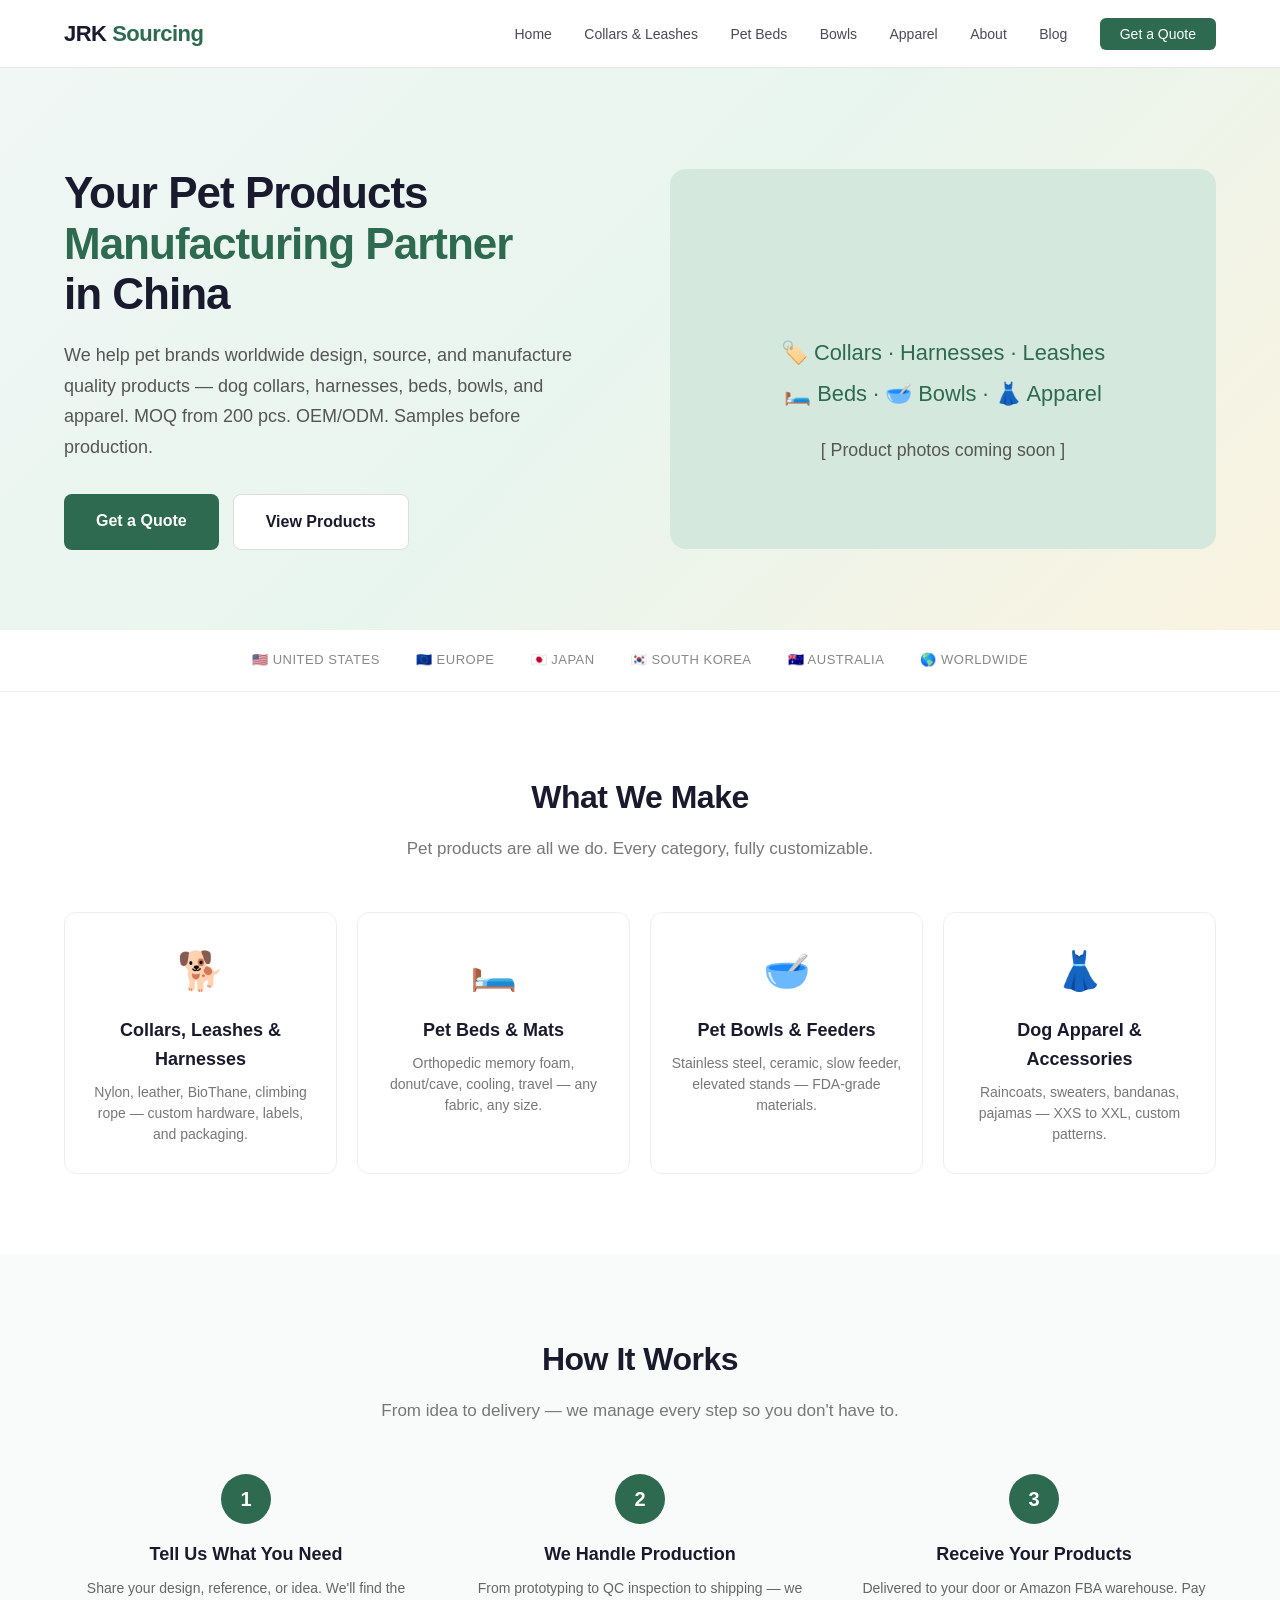
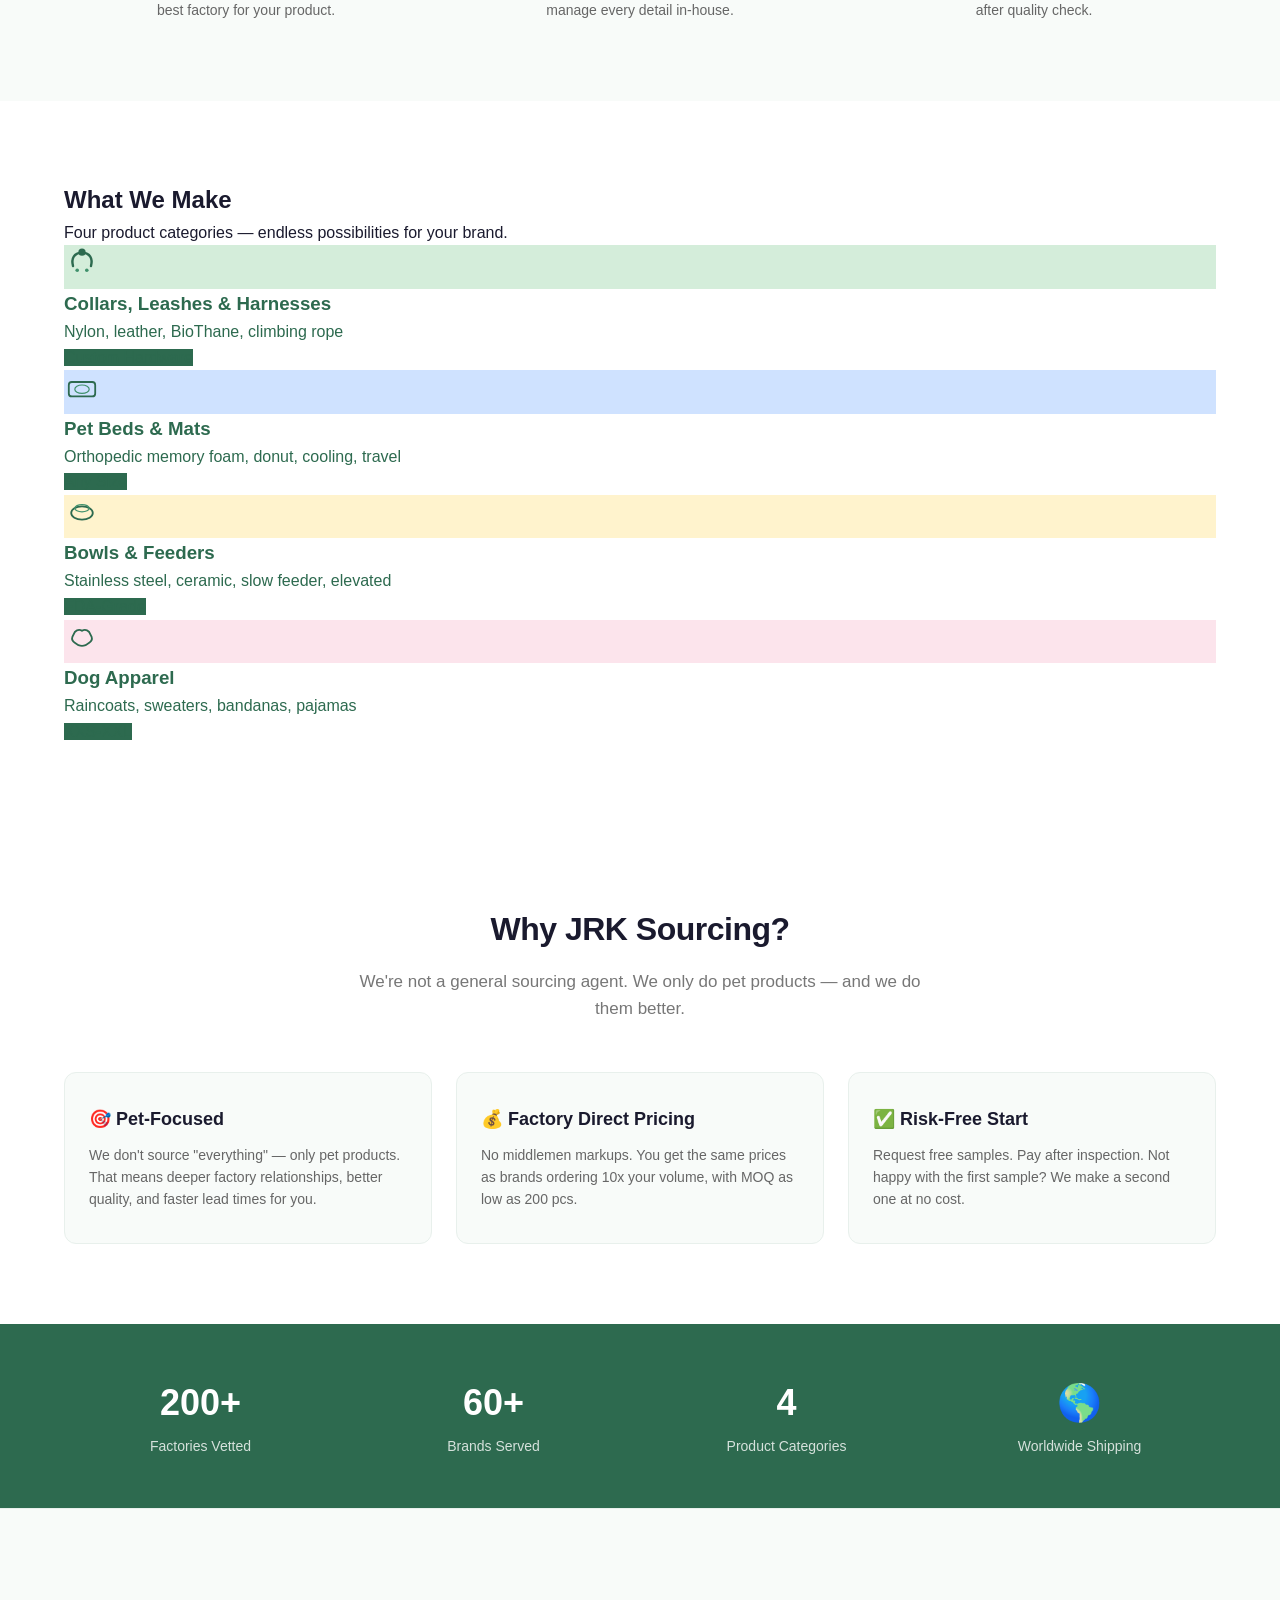
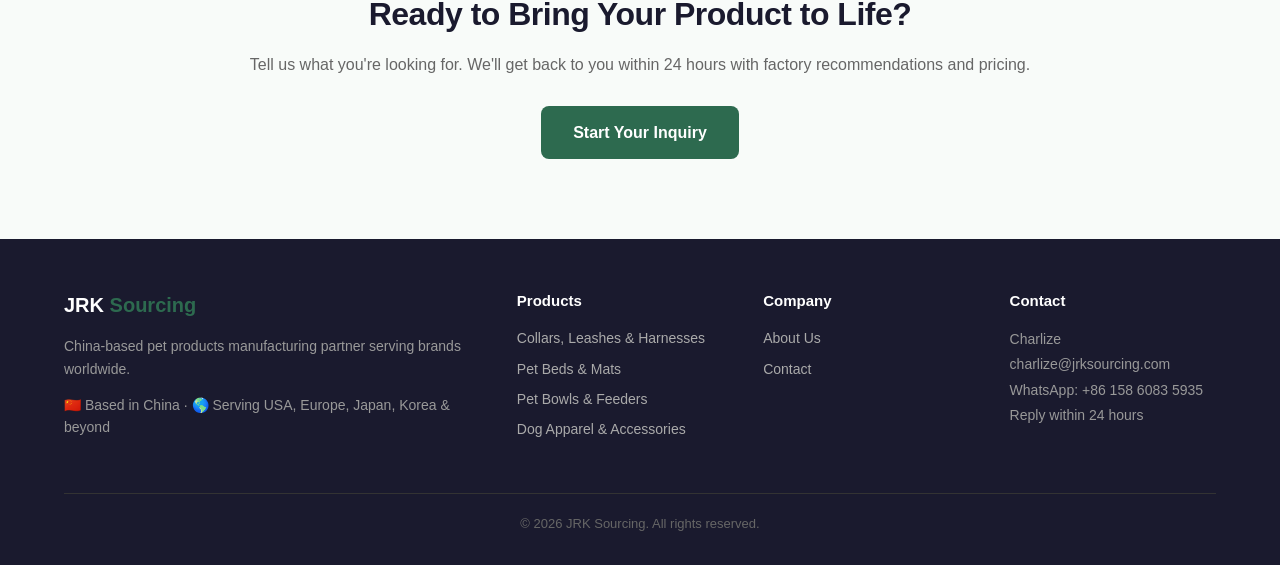
<file: index.html>
<!DOCTYPE html>
<html lang="en">
<head>
    <meta charset="UTF-8">
    <meta name="viewport" content="width=device-width, initial-scale=1.0">
    <title>JRK Sourcing — Pet Products Manufacturing Partner in China</title>
    <meta name="description" content="JRK Sourcing helps pet brands worldwide manufacture quality products — dog collars, harnesses, leashes, pet beds, bowls, and apparel. MOQ from 200 pcs. OEM/ODM.">
    <style>
        /* ===== RESET & BASE ===== */
        *, *::before, *::after { box-sizing: border-box; margin: 0; padding: 0; }
        html { scroll-behavior: smooth; }
        body {
            font-family: -apple-system, BlinkMacSystemFont, 'Segoe UI', Roboto, Oxygen, Ubuntu, sans-serif;
            color: #1a1a2e; background: #fff; line-height: 1.6;
        }
        a { color: #2d6a4f; text-decoration: none; }
        a:hover { color: #1b4332; }
        img { max-width: 100%; height: auto; }
        .container { max-width: 1200px; margin: 0 auto; padding: 0 24px; }

        /* ===== NAV ===== */
        nav {
            position: sticky; top: 0; z-index: 100;
            background: #fff; border-bottom: 1px solid #e8e8e8;
            padding: 16px 0;
        }
        nav .container { display: flex; justify-content: space-between; align-items: center; }
        .logo { font-size: 22px; font-weight: 700; color: #1a1a2e; letter-spacing: -0.5px; }
        .logo span { color: #2d6a4f; }
        .nav-links a {
            margin-left: 28px; font-size: 14px; font-weight: 500;
            color: #4a4a5a; transition: color 0.2s;
        }
        .nav-links a:hover { color: #2d6a4f; }
        .nav-cta {
            background: #2d6a4f; color: #fff !important;
            padding: 8px 20px; border-radius: 6px; font-weight: 600;
        }
        .nav-cta:hover { background: #1b4332; color: #fff !important; }
        .hamburger { display: none; flex-direction: column; cursor: pointer; gap: 5px; }
        .hamburger span { width: 26px; height: 2.5px; background: #1a1a2e; border-radius: 2px; }

        /* ===== HERO ===== */
        .hero {
            padding: 100px 0 80px;
            background: linear-gradient(135deg, #f0f7f4 0%, #e8f5ee 50%, #faf3e0 100%);
        }
        .hero .container { display: grid; grid-template-columns: 1fr 1fr; gap: 60px; align-items: center; }
        .hero h1 {
            font-size: 44px; line-height: 1.15; font-weight: 800;
            letter-spacing: -1px; margin-bottom: 20px;
        }
        .hero h1 span { color: #2d6a4f; }
        .hero p {
            font-size: 18px; color: #555; margin-bottom: 32px;
            max-width: 520px; line-height: 1.7;
        }
        .hero-buttons { display: flex; gap: 14px; flex-wrap: wrap; }
        .btn-primary {
            display: inline-block; background: #2d6a4f; color: #fff;
            padding: 14px 32px; border-radius: 8px; font-weight: 600; font-size: 16px;
            transition: all 0.2s;
        }
        .btn-primary:hover { background: #1b4332; color: #fff; transform: translateY(-1px); }
        .btn-secondary {
            display: inline-block; background: #fff; color: #1a1a2e;
            padding: 14px 32px; border-radius: 8px; font-weight: 600; font-size: 16px;
            border: 1.5px solid #ddd; transition: all 0.2s;
        }
        .btn-secondary:hover { border-color: #2d6a4f; color: #2d6a4f; }
        .hero-image {
            background: #e0eee6; border-radius: 16px;
            height: 380px; display: flex; align-items: center; justify-content: center;
            color: #2d6a4f; font-size: 18px; text-align: center;
            background-image: url('data:image/svg+xml,<svg xmlns="http://www.w3.org/2000/svg" viewBox="0 0 400 300"><rect width="400" height="300" fill="%23d5e8de"/><text x="200" y="140" text-anchor="middle" fill="%232d6a4f" font-family="sans-serif" font-size="16">🏷️ Collars · Harnesses · Leashes</text><text x="200" y="170" text-anchor="middle" fill="%232d6a4f" font-family="sans-serif" font-size="16">🛏️ Beds · 🥣 Bowls · 👗 Apparel</text><text x="200" y="210" text-anchor="middle" fill="%23555" font-family="sans-serif" font-size="13">[ Product photos coming soon ]</text></svg>');
            background-size: cover;
        }

        /* ===== TRUST BAR ===== */
        .trust-bar {
            text-align: center; padding: 20px 0;
            border-bottom: 1px solid #eee; font-size: 13px; color: #888;
            letter-spacing: 0.5px; text-transform: uppercase;
        }
        .trust-bar span { display: inline-block; margin: 0 16px; }

        /* ===== SECTIONS ===== */
        section { padding: 80px 0; }
        .section-title {
            font-size: 32px; font-weight: 700; text-align: center;
            margin-bottom: 12px; letter-spacing: -0.5px;
        }
        .section-sub {
            text-align: center; color: #777; font-size: 17px;
            margin-bottom: 50px; max-width: 600px; margin-left: auto; margin-right: auto;
        }

        /* ===== PRODUCTS GRID ===== */
        .products-grid { display: grid; grid-template-columns: repeat(4, 1fr); gap: 20px; }
        .product-card {
            border: 1px solid #eee; border-radius: 12px; padding: 28px 20px;
            text-align: center; transition: all 0.25s;
        }
        .product-card:hover { border-color: #2d6a4f; box-shadow: 0 4px 20px rgba(45,106,79,0.08); transform: translateY(-2px); }
        .product-icon { font-size: 38px; margin-bottom: 14px; display: block; }
        .product-card h3 { font-size: 18px; margin-bottom: 8px; }
        .product-card p { font-size: 14px; color: #777; line-height: 1.5; }

        /* ===== HOW IT WORKS ===== */
        .steps { display: grid; grid-template-columns: repeat(3, 1fr); gap: 30px; counter-reset: step; }
        .step { text-align: center; padding: 0 10px; }
        .step-num {
            width: 50px; height: 50px; border-radius: 50%; background: #2d6a4f; color: #fff;
            display: flex; align-items: center; justify-content: center;
            font-size: 20px; font-weight: 700; margin: 0 auto 16px;
        }
        .step h3 { font-size: 18px; margin-bottom: 8px; }
        .step p { font-size: 14px; color: #666; line-height: 1.6; }

        /* ===== WHY JRK ===== */
        .why-grid { display: grid; grid-template-columns: repeat(3, 1fr); gap: 24px; }
        .why-card {
            background: #f8fbf9; border-radius: 12px; padding: 32px 24px;
            border: 1px solid #e8f0ec;
        }
        .why-card h3 { font-size: 18px; margin-bottom: 10px; }
        .why-card p { font-size: 14px; color: #666; line-height: 1.6; }

        /* ===== STATS ===== */
        .stats-bar {
            background: #2d6a4f; color: #fff; padding: 50px 0;
            text-align: center;
        }
        .stats-grid { display: grid; grid-template-columns: repeat(4, 1fr); gap: 20px; }
        .stat-num { font-size: 36px; font-weight: 800; margin-bottom: 4px; }
        .stat-label { font-size: 14px; opacity: 0.8; }

        /* ===== CTA ===== */
        .cta-section {
            text-align: center; background: #f8fbf9;
            border-top: 1px solid #e8f0ec;
        }
        .cta-section h2 { margin-bottom: 12px; }
        .cta-section p { color: #666; margin-bottom: 28px; }

        /* ===== FOOTER ===== */
        footer {
            background: #1a1a2e; color: #ccc; padding: 50px 0 30px;
            font-size: 14px;
        }
        .footer-grid { display: grid; grid-template-columns: 2fr 1fr 1fr 1fr; gap: 40px; }
        footer h4 { color: #fff; font-size: 15px; margin-bottom: 14px; }
        footer a { color: #aaa; display: block; margin-bottom: 8px; }
        footer a:hover { color: #fff; }
        .footer-brand p { margin-bottom: 14px; line-height: 1.6; color: #999; }
        .footer-bottom { border-top: 1px solid #333; margin-top: 40px; padding-top: 20px; text-align: center; font-size: 13px; color: #666; }

        /* ===== RESPONSIVE ===== */
        @media (max-width: 900px) {
            .hero .container { grid-template-columns: 1fr; text-align: center; }
            .hero h1 { font-size: 34px; }
            .hero p { margin-left: auto; margin-right: auto; }
            .hero-buttons { justify-content: center; }
            .hero-image { height: 260px; }
            .products-grid { grid-template-columns: repeat(2, 1fr); }
            .why-grid { grid-template-columns: 1fr; }
            .steps { grid-template-columns: 1fr; max-width: 400px; margin: 0 auto; }
            .stats-grid { grid-template-columns: repeat(2, 1fr); gap: 30px; }
            .footer-grid { grid-template-columns: 1fr 1fr; }
            .nav-links a:not(.nav-cta) { display: none; }
            .hamburger { display: flex; }
        }
        @media (max-width: 600px) {
            .products-grid { grid-template-columns: 1fr; }
            .footer-grid { grid-template-columns: 1fr; }
        }
    </style>
</head>
<body>

<!-- ===== NAV ===== -->
<nav>
    <div class="container">
        <a href="/" class="logo">JRK <span>Sourcing</span></a>
        <div class="nav-links">
            <a href="/">Home</a>
            <a href="/products/harnesses-leashes-collars">Collars &amp; Leashes</a>
            <a href="/products/pet-beds">Pet Beds</a>
            <a href="/products/pet-bowls-feeders">Bowls</a>
            <a href="/products/dog-apparel">Apparel</a>
            <a href="/about">About</a>
            <a href="/blog/">Blog</a>
            <a href="/contact" class="nav-cta">Get a Quote</a>
        </div>
        <div class="hamburger"><span></span><span></span><span></span></div>
    </div>
</nav>

<!-- ===== HERO ===== -->
<section class="hero">
    <div class="container">
        <div>
            <h1>Your Pet Products<br><span>Manufacturing Partner</span><br>in China</h1>
            <p>We help pet brands worldwide design, source, and manufacture quality products — dog collars, harnesses, beds, bowls, and apparel. MOQ from 200 pcs. OEM/ODM. Samples before production.</p>
            <div class="hero-buttons">
                <a href="/contact" class="btn-primary">Get a Quote</a>
                <a href="/products/harnesses-leashes-collars" class="btn-secondary">View Products</a>
            </div>
        </div>
        <div class="hero-image"></div>
    </div>
</section>

<!-- ===== TRUST BAR ===== -->
<div class="trust-bar">
    <div class="container">
        <span>🇺🇸 United States</span> <span>🇪🇺 Europe</span> <span>🇯🇵 Japan</span>
        <span>🇰🇷 South Korea</span> <span>🇦🇺 Australia</span> <span>🌎 Worldwide</span>
    </div>
</div>

<!-- ===== PRODUCTS ===== -->
<section id="products">
    <div class="container">
        <h2 class="section-title">What We Make</h2>
        <p class="section-sub">Pet products are all we do. Every category, fully customizable.</p>
        <div class="products-grid">
            <a href="/products/harnesses-leashes-collars" class="product-card" style="display:block;color:inherit;">
                <span class="product-icon">🐕</span>
                <h3>Collars, Leashes &amp; Harnesses</h3>
                <p>Nylon, leather, BioThane, climbing rope — custom hardware, labels, and packaging.</p>
            </a>
            <a href="/products/pet-beds" class="product-card" style="display:block;color:inherit;">
                <span class="product-icon">🛏️</span>
                <h3>Pet Beds &amp; Mats</h3>
                <p>Orthopedic memory foam, donut/cave, cooling, travel — any fabric, any size.</p>
            </a>
            <a href="/products/pet-bowls-feeders" class="product-card" style="display:block;color:inherit;">
                <span class="product-icon">🥣</span>
                <h3>Pet Bowls &amp; Feeders</h3>
                <p>Stainless steel, ceramic, slow feeder, elevated stands — FDA-grade materials.</p>
            </a>
            <a href="/products/dog-apparel" class="product-card" style="display:block;color:inherit;">
                <span class="product-icon">👗</span>
                <h3>Dog Apparel &amp; Accessories</h3>
                <p>Raincoats, sweaters, bandanas, pajamas — XXS to XXL, custom patterns.</p>
            </a>
        </div>
    </div>
</section>

<!-- ===== HOW IT WORKS ===== -->
<section style="background:#f8fbf9;">
    <div class="container">
        <h2 class="section-title">How It Works</h2>
        <p class="section-sub">From idea to delivery — we manage every step so you don't have to.</p>
        <div class="steps">
            <div class="step">
                <div class="step-num">1</div>
                <h3>Tell Us What You Need</h3>
                <p>Share your design, reference, or idea. We'll find the best factory for your product.</p>
            </div>
            <div class="step">
                <div class="step-num">2</div>
                <h3>We Handle Production</h3>
                <p>From prototyping to QC inspection to shipping — we manage every detail in-house.</p>
            </div>
            <div class="step">
                <div class="step-num">3</div>
                <h3>Receive Your Products</h3>
                <p>Delivered to your door or Amazon FBA warehouse. Pay after quality check.</p>
            </div>
        </div>
    </div>
</section>

<!-- ===== HOME PRODUCTS ===== -->
<section class="home-products">
  <div class="container">
    <h2>What We Make</h2>
    <p class="subtitle">Four product categories — endless possibilities for your brand.</p>
    <div class="home-product-grid">
      <a href="/products/harnesses-leashes-collars" class="home-product-card">
        <div class="icon-wrap" style="background:#d4edda;">
          <svg viewBox="0 0 60 60" width="36" height="36"><circle cx="30" cy="12" r="6" fill="#2d6a4f"/><path d="M15 35 Q 10 15, 30 12 Q 50 15, 45 35" fill="none" stroke="#2d6a4f" stroke-width="4" stroke-linecap="round"/><circle cx="22" cy="42" r="3" fill="#40916c"/><circle cx="38" cy="42" r="3" fill="#40916c"/></svg>
        </div>
        <h3>Collars, Leashes &amp; Harnesses</h3>
        <p>Nylon, leather, BioThane, climbing rope</p>
        <span class="tag" style="background:#2d6a4f;">Custom Hardware</span>
      </a>
      <a href="/products/pet-beds" class="home-product-card">
        <div class="icon-wrap" style="background:#cfe2ff;">
          <svg viewBox="0 0 60 60" width="36" height="36"><rect x="8" y="20" width="44" height="24" rx="5" fill="none" stroke="#2d6a4f" stroke-width="3"/><ellipse cx="30" cy="32" rx="12" ry="7" fill="none" stroke="#40916c" stroke-width="2"/></svg>
        </div>
        <h3>Pet Beds &amp; Mats</h3>
        <p>Orthopedic memory foam, donut, cooling, travel</p>
        <span class="tag" style="background:#2d6a4f;">Any Size</span>
      </a>
      <a href="/products/pet-bowls-feeders" class="home-product-card">
        <div class="icon-wrap" style="background:#fff3cd;">
          <svg viewBox="0 0 60 60" width="36" height="36"><ellipse cx="30" cy="30" rx="18" ry="11" fill="none" stroke="#2d6a4f" stroke-width="3"/><ellipse cx="30" cy="22" rx="12" ry="6" fill="none" stroke="#40916c" stroke-width="2"/></svg>
        </div>
        <h3>Bowls &amp; Feeders</h3>
        <p>Stainless steel, ceramic, slow feeder, elevated</p>
        <span class="tag" style="background:#2d6a4f;">FDA-Grade</span>
      </a>
      <a href="/products/dog-apparel" class="home-product-card">
        <div class="icon-wrap" style="background:#fce4ec;">
          <svg viewBox="0 0 60 60" width="36" height="36"><path d="M18 20 Q 24 14, 30 18 Q 36 14, 42 20 L 46 28 Q 48 34, 42 38 L 36 42 Q 30 44, 24 42 L 18 38 Q 12 34, 14 28 Z" fill="none" stroke="#2d6a4f" stroke-width="3"/></svg>
        </div>
        <h3>Dog Apparel</h3>
        <p>Raincoats, sweaters, bandanas, pajamas</p>
        <span class="tag" style="background:#2d6a4f;">XXS-XXL</span>
      </a>
    </div>
  </div>
</section>

<!-- ===== WHY JRK ===== -->
<section>
    <div class="container">
        <h2 class="section-title">Why JRK Sourcing?</h2>
        <p class="section-sub">We're not a general sourcing agent. We only do pet products — and we do them better.</p>
        <div class="why-grid">
            <div class="why-card">
                <h3>🎯 Pet-Focused</h3>
                <p>We don't source "everything" — only pet products. That means deeper factory relationships, better quality, and faster lead times for you.</p>
            </div>
            <div class="why-card">
                <h3>💰 Factory Direct Pricing</h3>
                <p>No middlemen markups. You get the same prices as brands ordering 10x your volume, with MOQ as low as 200 pcs.</p>
            </div>
            <div class="why-card">
                <h3>✅ Risk-Free Start</h3>
                <p>Request free samples. Pay after inspection. Not happy with the first sample? We make a second one at no cost.</p>
            </div>
        </div>
    </div>
</section>

<!-- ===== STATS ===== -->
<div class="stats-bar">
    <div class="container">
        <div class="stats-grid">
            <div><div class="stat-num">200+</div><div class="stat-label">Factories Vetted</div></div>
            <div><div class="stat-num">60+</div><div class="stat-label">Brands Served</div></div>
            <div><div class="stat-num">4</div><div class="stat-label">Product Categories</div></div>
            <div><div class="stat-num">🌎</div><div class="stat-label">Worldwide Shipping</div></div>
        </div>
    </div>
</div>

<!-- ===== CTA ===== -->
<section class="cta-section">
    <div class="container">
        <h2 class="section-title">Ready to Bring Your Product to Life?</h2>
        <p>Tell us what you're looking for. We'll get back to you within 24 hours with factory recommendations and pricing.</p>
        <a href="/contact" class="btn-primary">Start Your Inquiry</a>
    </div>
</section>

<!-- ===== FOOTER ===== -->
<footer>
    <div class="container">
        <div class="footer-grid">
            <div class="footer-brand">
                <h4 style="font-size:20px;font-weight:700;">JRK <span style="color:#2d6a4f;">Sourcing</span></h4>
                <p>China-based pet products manufacturing partner serving brands worldwide.</p>
                <p>🇨🇳 Based in China · 🌎 Serving USA, Europe, Japan, Korea &amp; beyond</p>
            </div>
            <div>
                <h4>Products</h4>
                <a href="/products/harnesses-leashes-collars">Collars, Leashes &amp; Harnesses</a>
                <a href="/products/pet-beds">Pet Beds &amp; Mats</a>
                <a href="/products/pet-bowls-feeders">Pet Bowls &amp; Feeders</a>
                <a href="/products/dog-apparel">Dog Apparel &amp; Accessories</a>
            </div>
            <div>
                <h4>Company</h4>
                <a href="/about">About Us</a>
                <a href="/contact">Contact</a>
            </div>
            <div>
                <h4>Contact</h4>
                <p style="color:#999;line-height:1.8;">
                    Charlize<br>
                    charlize@jrksourcing.com<br>
                    WhatsApp: +86 158 6083 5935<br>
                    Reply within 24 hours
                </p>
            </div>
        </div>
        <div class="footer-bottom">
            © 2026 JRK Sourcing. All rights reserved.
        </div>
    </div>
</footer>

</body>
</html>
</file>
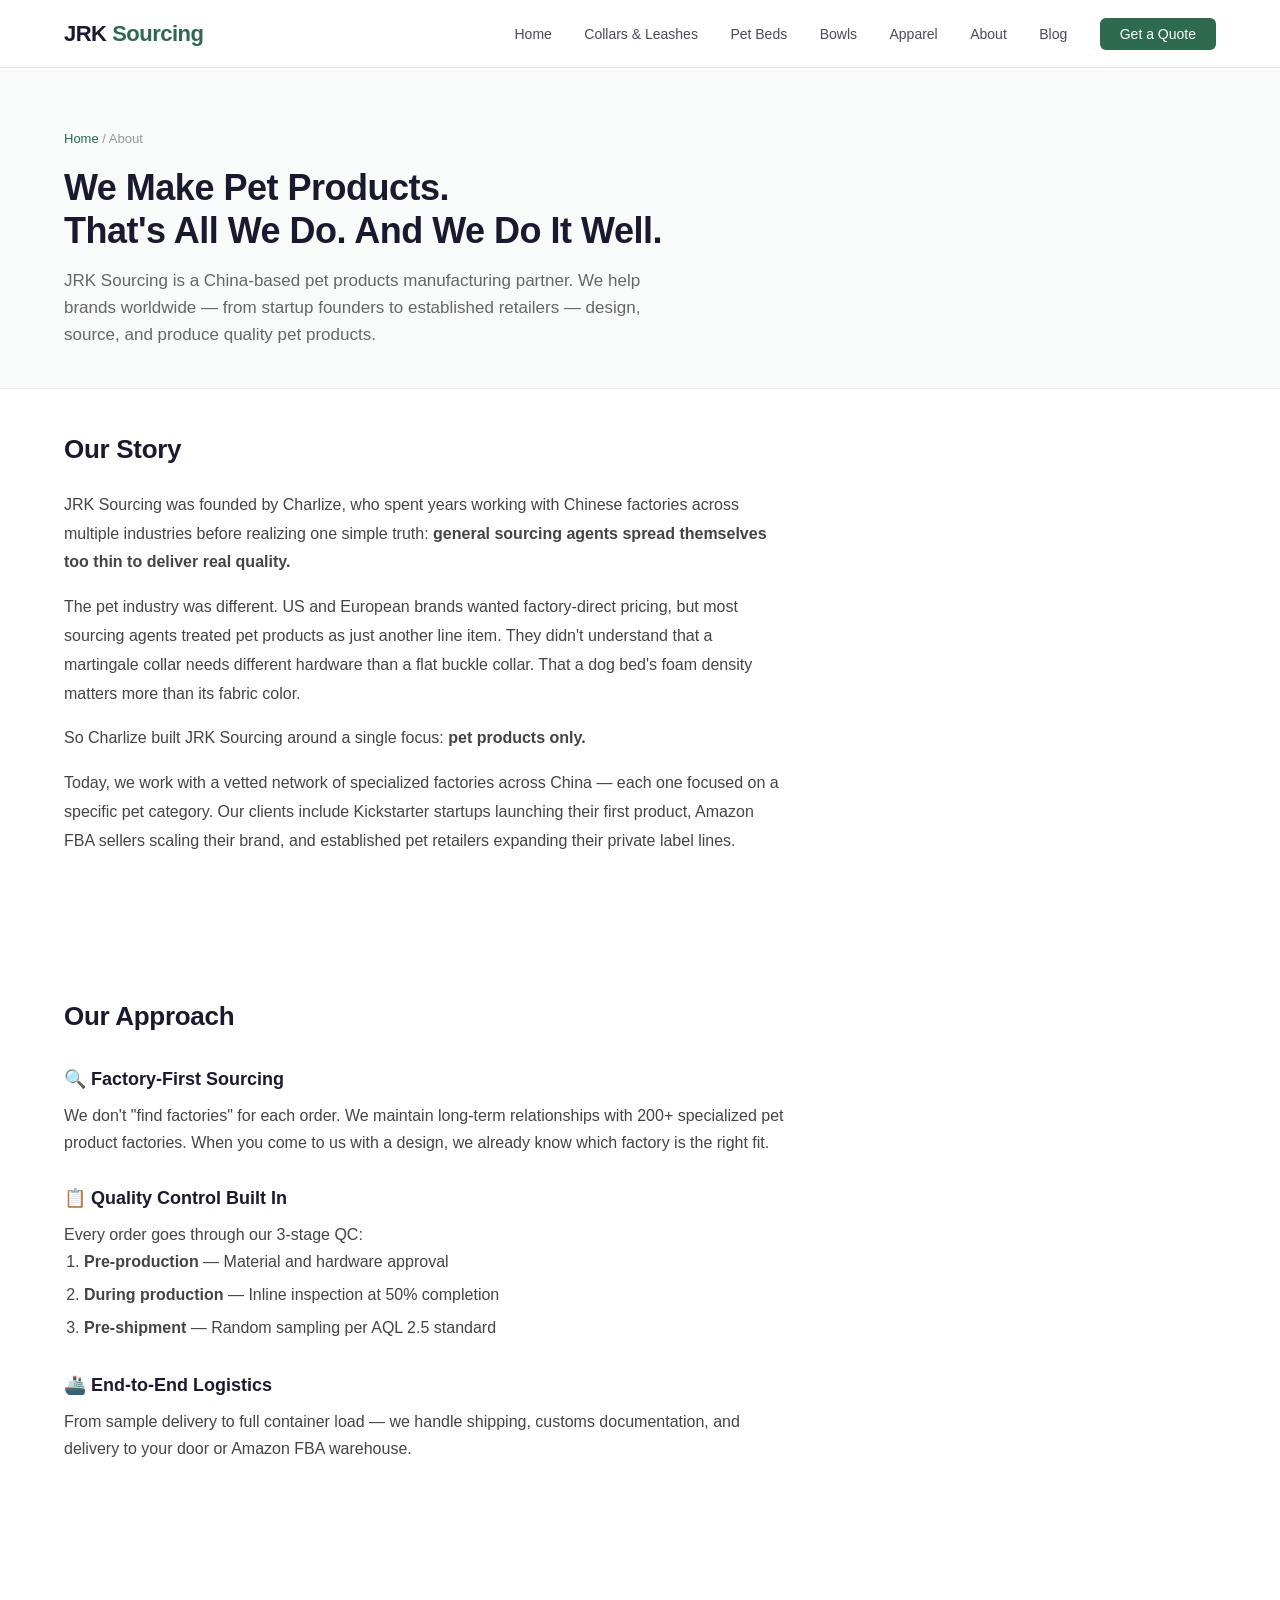
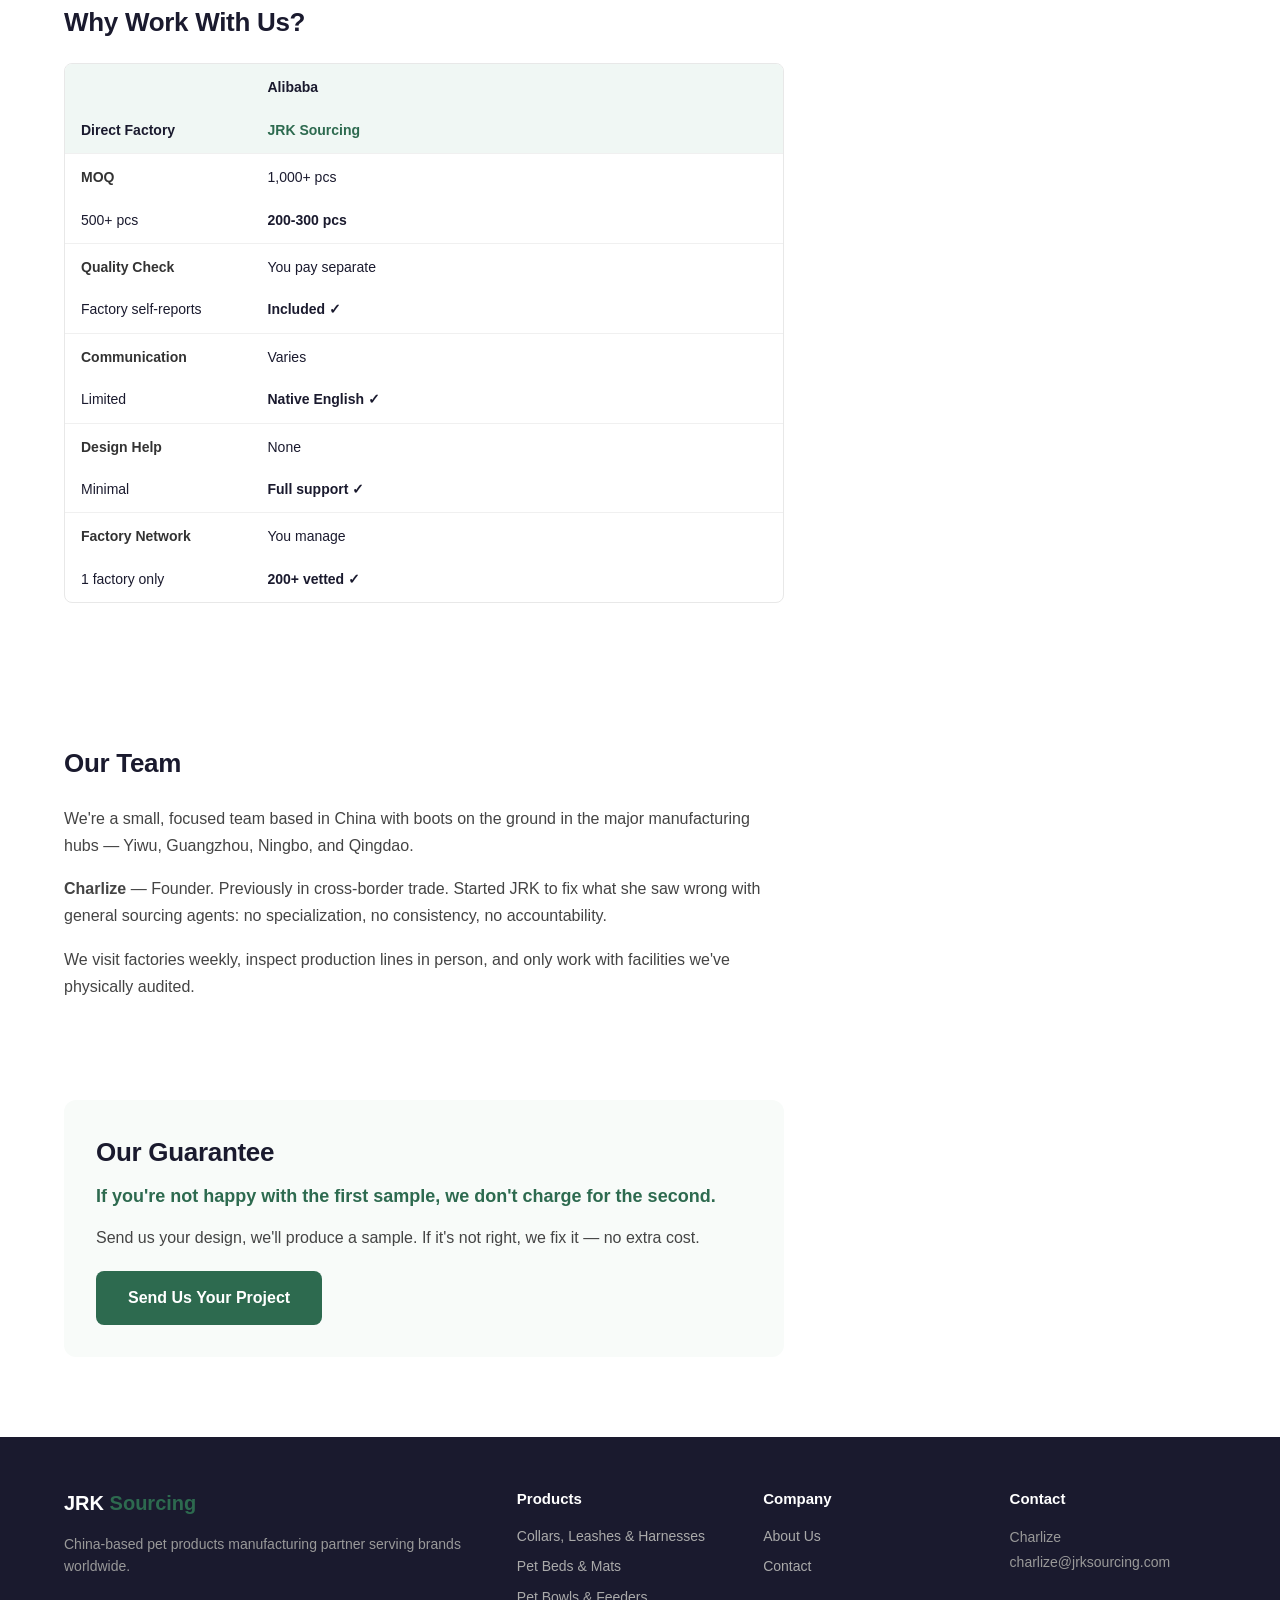
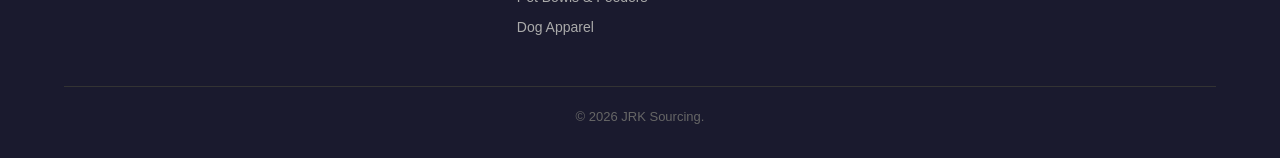
<file: about/index.html>
<!DOCTYPE html>
<html lang="en">
<head>
    <meta charset="UTF-8">
    <meta name="viewport" content="width=device-width, initial-scale=1.0">
    <title>About — JRK Sourcing</title>
    <meta name="description" content="JRK Sourcing is a China-based pet products manufacturing partner. Founded by Charlize. We help brands worldwide make quality pet products.">
    <link rel="stylesheet" href="/style.css">
</head>
<body>
<nav><div class="container">
    <a href="/" class="logo">JRK <span>Sourcing</span></a>
    <div class="nav-links">
        <a href="/">Home</a>
        <a href="/products/harnesses-leashes-collars">Collars &amp; Leashes</a>
        <a href="/products/pet-beds">Pet Beds</a>
        <a href="/products/pet-bowls-feeders">Bowls</a>
        <a href="/products/dog-apparel">Apparel</a>
        <a href="/about">About</a>
        <a href="/blog/">Blog</a>
        <a href="/contact" class="nav-cta">Get a Quote</a>
    </div>
</div></nav>

<section class="page-hero">
    <div class="container">
        <p class="breadcrumb"><a href="/">Home</a> / About</p>
        <h1>We Make Pet Products.<br>That's All We Do. And We Do It Well.</h1>
        <p class="page-hero-sub">JRK Sourcing is a China-based pet products manufacturing partner. We help brands worldwide — from startup founders to established retailers — design, source, and produce quality pet products.</p>
    </div>
</section>

<div class="container" style="padding:0 24px 80px;">

    <section style="max-width:720px;">
        <h2>Our Story</h2>
        <p style="line-height:1.8;color:#444;">JRK Sourcing was founded by Charlize, who spent years working with Chinese factories across multiple industries before realizing one simple truth: <strong>general sourcing agents spread themselves too thin to deliver real quality.</strong></p>
        <p style="line-height:1.8;color:#444;margin-top:16px;">The pet industry was different. US and European brands wanted factory-direct pricing, but most sourcing agents treated pet products as just another line item. They didn't understand that a martingale collar needs different hardware than a flat buckle collar. That a dog bed's foam density matters more than its fabric color.</p>
        <p style="line-height:1.8;color:#444;margin-top:16px;">So Charlize built JRK Sourcing around a single focus: <strong>pet products only.</strong></p>
        <p style="line-height:1.8;color:#444;margin-top:16px;">Today, we work with a vetted network of specialized factories across China — each one focused on a specific pet category. Our clients include Kickstarter startups launching their first product, Amazon FBA sellers scaling their brand, and established pet retailers expanding their private label lines.</p>
    </section>

    <section style="margin-top:60px;max-width:720px;">
        <h2>Our Approach</h2>

        <h3 style="margin-top:28px;">🔍 Factory-First Sourcing</h3>
        <p style="color:#444;line-height:1.7;">We don't "find factories" for each order. We maintain long-term relationships with 200+ specialized pet product factories. When you come to us with a design, we already know which factory is the right fit.</p>

        <h3 style="margin-top:28px;">📋 Quality Control Built In</h3>
        <p style="color:#444;line-height:1.7;">Every order goes through our 3-stage QC:</p>
        <ol style="margin-left:20px;color:#444;line-height:1.8;">
            <li><strong>Pre-production</strong> — Material and hardware approval</li>
            <li><strong>During production</strong> — Inline inspection at 50% completion</li>
            <li><strong>Pre-shipment</strong> — Random sampling per AQL 2.5 standard</li>
        </ol>

        <h3 style="margin-top:28px;">🚢 End-to-End Logistics</h3>
        <p style="color:#444;line-height:1.7;">From sample delivery to full container load — we handle shipping, customs documentation, and delivery to your door or Amazon FBA warehouse.</p>
    </section>

    <section style="margin-top:60px;max-width:720px;">
        <h2>Why Work With Us?</h2>
        <div class="spec-table" style="margin-top:20px;">
            <div class="spec-row" style="background:#f0f7f4;"><div class="spec-label" style="font-weight:600;">&nbsp;</div><div style="font-weight:600;">Alibaba</div><div style="font-weight:600;">Direct Factory</div><div style="font-weight:600;color:#2d6a4f;">JRK Sourcing</div></div>
            <div class="spec-row"><div class="spec-label">MOQ</div><div>1,000+ pcs</div><div>500+ pcs</div><div><strong>200-300 pcs</strong></div></div>
            <div class="spec-row"><div class="spec-label">Quality Check</div><div>You pay separate</div><div>Factory self-reports</div><div><strong>Included ✓</strong></div></div>
            <div class="spec-row"><div class="spec-label">Communication</div><div>Varies</div><div>Limited</div><div><strong>Native English ✓</strong></div></div>
            <div class="spec-row"><div class="spec-label">Design Help</div><div>None</div><div>Minimal</div><div><strong>Full support ✓</strong></div></div>
            <div class="spec-row"><div class="spec-label">Factory Network</div><div>You manage</div><div>1 factory only</div><div><strong>200+ vetted ✓</strong></div></div>
        </div>
    </section>

    <section style="margin-top:60px;max-width:720px;">
        <h2>Our Team</h2>
        <p style="color:#444;line-height:1.7;">We're a small, focused team based in China with boots on the ground in the major manufacturing hubs — Yiwu, Guangzhou, Ningbo, and Qingdao.</p>
        <p style="color:#444;line-height:1.7;margin-top:16px;"><strong>Charlize</strong> — Founder. Previously in cross-border trade. Started JRK to fix what she saw wrong with general sourcing agents: no specialization, no consistency, no accountability.</p>
        <p style="color:#444;line-height:1.7;margin-top:16px;">We visit factories weekly, inspect production lines in person, and only work with facilities we've physically audited.</p>
    </section>

    <section style="margin-top:60px;background:#f8fbf9;border-radius:12px;padding:32px;max-width:720px;">
        <h2 style="margin-bottom:8px;">Our Guarantee</h2>
        <p style="font-size:18px;font-weight:600;color:#2d6a4f;">If you're not happy with the first sample, we don't charge for the second.</p>
        <p style="color:#444;margin-top:12px;">Send us your design, we'll produce a sample. If it's not right, we fix it — no extra cost.</p>
        <a href="/contact" class="btn-primary" style="margin-top:20px;display:inline-block;">Send Us Your Project</a>
    </section>
</div>

<footer style="margin-top:0;"><div class="container">
    <div class="footer-grid">
        <div class="footer-brand"><h4 style="font-size:20px;font-weight:700;color:#fff;">JRK <span style="color:#2d6a4f;">Sourcing</span></h4><p>China-based pet products manufacturing partner serving brands worldwide.</p></div>
        <div><h4>Products</h4><a href="/products/harnesses-leashes-collars">Collars, Leashes &amp; Harnesses</a><a href="/products/pet-beds">Pet Beds &amp; Mats</a><a href="/products/pet-bowls-feeders">Pet Bowls &amp; Feeders</a><a href="/products/dog-apparel">Dog Apparel</a></div>
        <div><h4>Company</h4><a href="/about">About Us</a><a href="/contact">Contact</a></div>
        <div><h4>Contact</h4><p style="color:#999;line-height:1.8;">Charlize<br>charlize@jrksourcing.com</p></div>
    </div>
    <div class="footer-bottom">© 2026 JRK Sourcing.</div>
</div></footer>
</body>
</html>
</file>
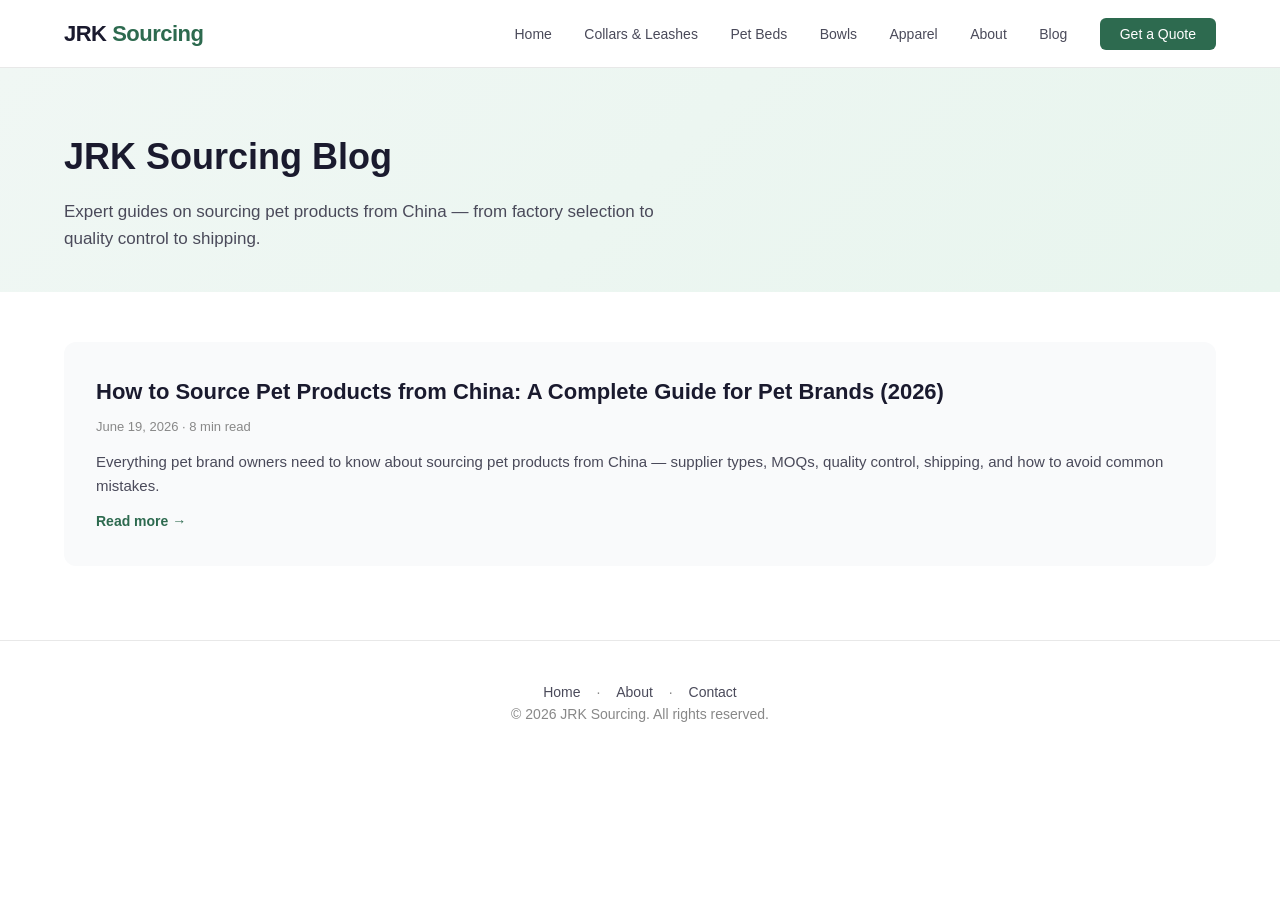
<file: blog/index.html>
<!DOCTYPE html>
<html lang="en">
<head>
    <meta charset="UTF-8">
    <meta name="viewport" content="width=device-width, initial-scale=1.0">
    <title>Blog — JRK Sourcing | Pet Products Manufacturing in China</title>
    <meta name="description" content="Expert guides on sourcing pet products from China — harnesses, collars, leashes, beds, bowls, and apparel. Tips on MOQ, quality control, factory selection.">
    <style>
        *, *::before, *::after { box-sizing: border-box; margin: 0; padding: 0; }
        html { scroll-behavior: smooth; }
        body {
            font-family: -apple-system, BlinkMacSystemFont, 'Segoe UI', Roboto, Oxygen, Ubuntu, sans-serif;
            color: #1a1a2e; background: #fff; line-height: 1.6;
        }
        a { color: #2d6a4f; text-decoration: none; }
        a:hover { color: #1b4332; }
        .container { max-width: 1200px; margin: 0 auto; padding: 0 24px; }
        nav {
            position: sticky; top: 0; z-index: 100;
            background: #fff; border-bottom: 1px solid #e8e8e8;
            padding: 16px 0;
        }
        nav .container { display: flex; justify-content: space-between; align-items: center; }
        .logo { font-size: 22px; font-weight: 700; color: #1a1a2e; letter-spacing: -0.5px; }
        .logo span { color: #2d6a4f; }
        .nav-links a {
            margin-left: 28px; font-size: 14px; font-weight: 500;
            color: #4a4a5a; transition: color 0.2s;
        }
        .nav-links a:hover { color: #2d6a4f; }
        .nav-cta {
            background: #2d6a4f; color: #fff !important;
            padding: 8px 20px; border-radius: 6px; font-weight: 600;
        }
        .nav-cta:hover { background: #1b4332; color: #fff !important; }
        .page-header {
            padding: 60px 0 40px;
            background: linear-gradient(135deg, #f0f7f4 0%, #e8f5ee 100%);
        }
        .page-header h1 { font-size: 36px; font-weight: 800; margin-bottom: 12px; }
        .page-header p { color: #4a4a5a; max-width: 600px; font-size: 17px; }
        .blog-list { padding: 50px 0; }
        .blog-card {
            background: #f9fafb; border-radius: 12px; padding: 32px;
            margin-bottom: 24px; transition: box-shadow 0.2s;
        }
        .blog-card:hover { box-shadow: 0 4px 20px rgba(0,0,0,0.06); }
        .blog-card h2 { font-size: 22px; margin-bottom: 8px; }
        .blog-card h2 a { color: #1a1a2e; }
        .blog-card h2 a:hover { color: #2d6a4f; }
        .blog-meta { font-size: 13px; color: #888; margin-bottom: 12px; }
        .blog-card p { color: #4a4a5a; font-size: 15px; }
        .blog-card .read-more { display: inline-block; margin-top: 12px; font-weight: 600; font-size: 14px; }
        footer {
            border-top: 1px solid #e8e8e8; padding: 40px 0;
            text-align: center; color: #888; font-size: 14px;
        }
        footer a { color: #4a4a5a; margin: 0 12px; }
    </style>
</head>
<body>
    <nav>
        <div class="container">
            <a href="/" class="logo">JRK <span>Sourcing</span></a>
            <div class="nav-links">
                <a href="/">Home</a>
                <a href="/products/harnesses-leashes-collars">Collars &amp; Leashes</a>
                <a href="/products/pet-beds">Pet Beds</a>
                <a href="/products/pet-bowls-feeders">Bowls</a>
                <a href="/products/dog-apparel">Apparel</a>
                <a href="/about">About</a>
                <a href="/blog/">Blog</a>
                <a href="/contact" class="nav-cta">Get a Quote</a>
            </div>
        </div>
    </nav>

    <div class="page-header">
        <div class="container">
            <h1>JRK Sourcing Blog</h1>
            <p>Expert guides on sourcing pet products from China — from factory selection to quality control to shipping.</p>
        </div>
    </div>

    <div class="blog-list">
        <div class="container">
            <div class="blog-card">
                <h2><a href="/blog/how-to-source-pet-products-from-china">How to Source Pet Products from China: A Complete Guide for Pet Brands (2026)</a></h2>
                <div class="blog-meta">June 19, 2026 · 8 min read</div>
                <p>Everything pet brand owners need to know about sourcing pet products from China — supplier types, MOQs, quality control, shipping, and how to avoid common mistakes.</p>
                <a href="/blog/how-to-source-pet-products-from-china" class="read-more">Read more →</a>
            </div>
        </div>
    </div>

    <footer>
        <div class="container">
            <p><a href="/">Home</a> · <a href="/about">About</a> · <a href="/contact">Contact</a></p>
            <p>&copy; 2026 JRK Sourcing. All rights reserved.</p>
        </div>
    </footer>
</body>
</html>
</file>
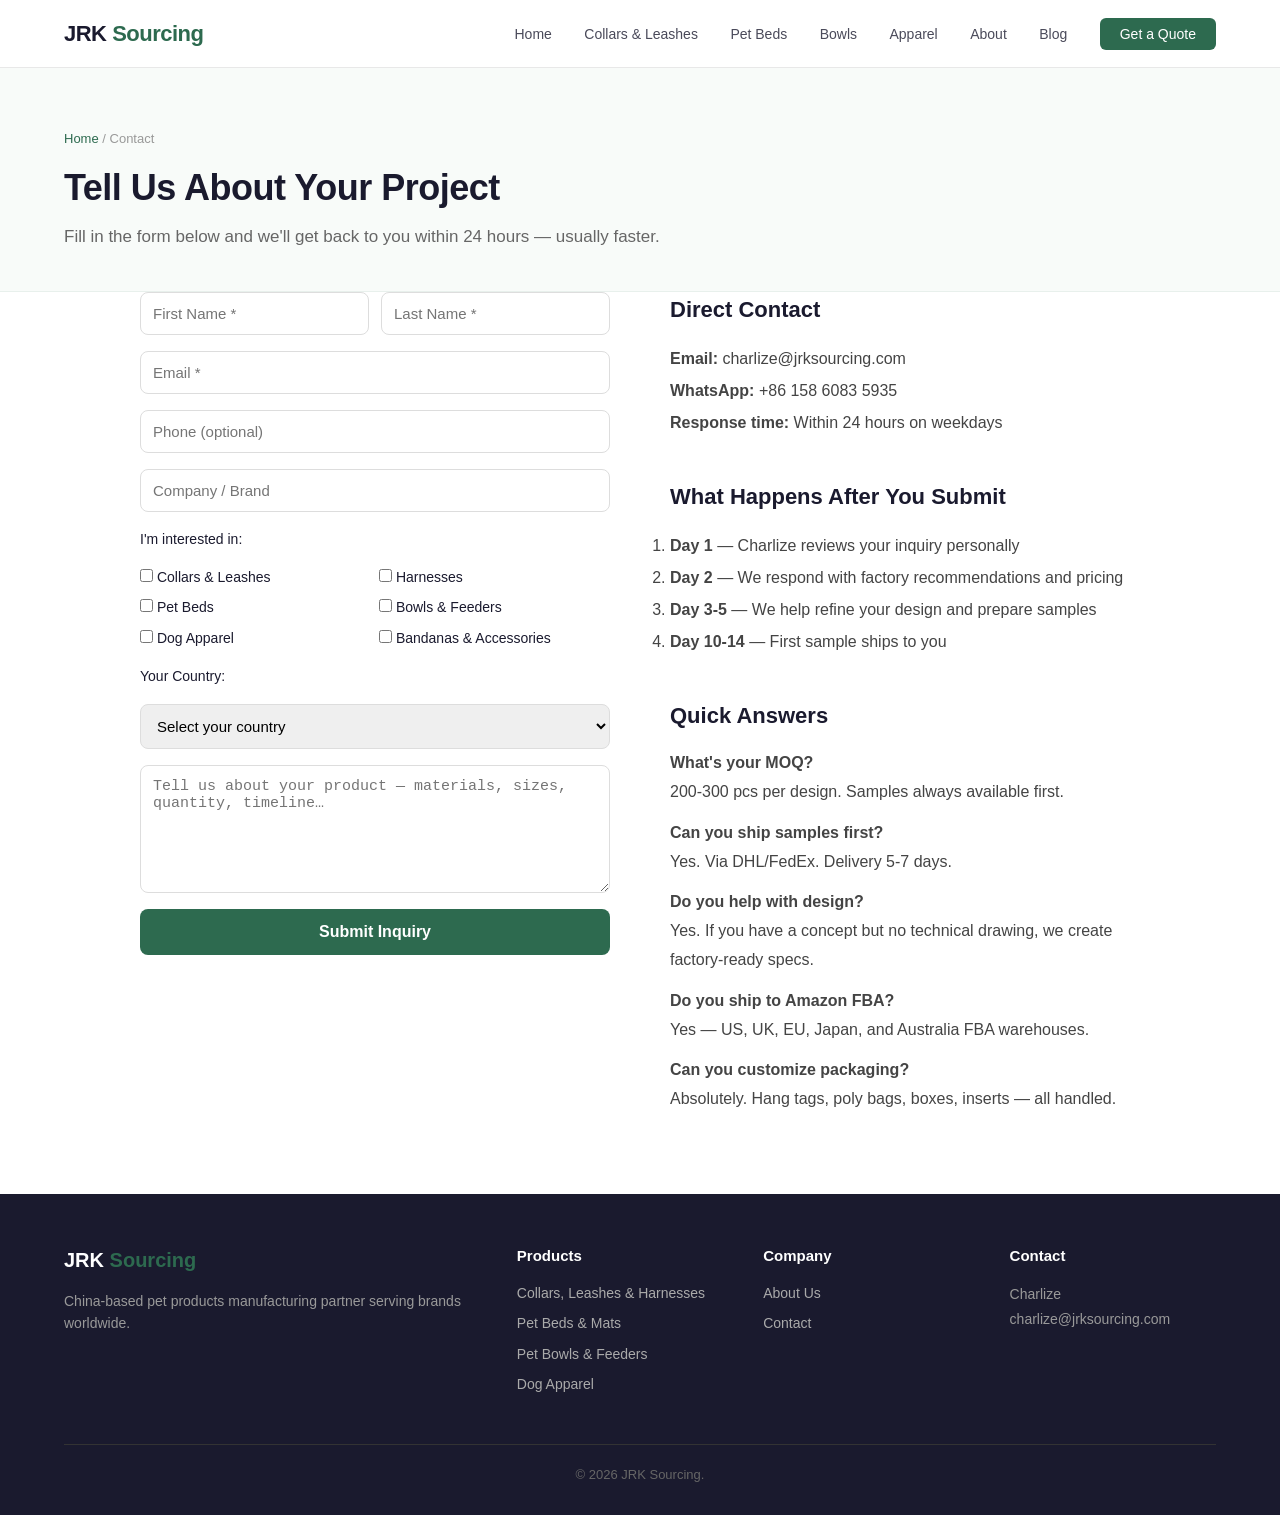
<file: contact/index.html>
<!DOCTYPE html>
<html lang="en">
<head>
    <meta charset="UTF-8">
    <meta name="viewport" content="width=device-width, initial-scale=1.0">
    <title>Contact — JRK Sourcing</title>
    <meta name="description" content="Contact JRK Sourcing for pet product manufacturing inquiries. Get a quote within 24 hours.">
    <link rel="stylesheet" href="/style.css">
</head>
<body>
<nav><div class="container">
    <a href="/" class="logo">JRK <span>Sourcing</span></a>
    <div class="nav-links">
        <a href="/">Home</a>
        <a href="/products/harnesses-leashes-collars">Collars &amp; Leashes</a>
        <a href="/products/pet-beds">Pet Beds</a>
        <a href="/products/pet-bowls-feeders">Bowls</a>
        <a href="/products/dog-apparel">Apparel</a>
        <a href="/about">About</a>
        <a href="/blog/">Blog</a>
        <a href="/contact" class="nav-cta">Get a Quote</a>
    </div>
</div></nav>

<section class="page-hero">
    <div class="container">
        <p class="breadcrumb"><a href="/">Home</a> / Contact</p>
        <h1>Tell Us About Your Project</h1>
        <p class="page-hero-sub">Fill in the form below and we'll get back to you within 24 hours — usually faster.</p>
    </div>
</section>

<div class="container" style="padding:0 24px 80px;">
    <div style="display:grid;grid-template-columns:1fr 1fr;gap:60px;max-width:1000px;margin:0 auto;">
        <div>
            <form action="mailto:charlize@jrksourcing.com" method="GET" enctype="text/plain" style="display:flex;flex-direction:column;gap:16px;">
                <input type="hidden" name="_subject" value="JRK Sourcing Inquiry">
                <input type="hidden" name="_next" value="https://jrksourcing.com/thank-you.html">

                <div style="display:grid;grid-template-columns:1fr 1fr;gap:12px;">
                    <input type="text" name="First Name" placeholder="First Name *" required style="padding:12px;border:1.5px solid #ddd;border-radius:8px;font-size:15px;">
                    <input type="text" name="Last Name" placeholder="Last Name *" required style="padding:12px;border:1.5px solid #ddd;border-radius:8px;font-size:15px;">
                </div>
                <input type="email" name="Email" placeholder="Email *" required style="padding:12px;border:1.5px solid #ddd;border-radius:8px;font-size:15px;">
                <input type="tel" name="Phone" placeholder="Phone (optional)" style="padding:12px;border:1.5px solid #ddd;border-radius:8px;font-size:15px;">
                <input type="text" name="Company" placeholder="Company / Brand" style="padding:12px;border:1.5px solid #ddd;border-radius:8px;font-size:15px;">

                <label style="font-size:14px;font-weight:500;">I'm interested in:</label>
                <div style="display:grid;grid-template-columns:1fr 1fr;gap:8px;font-size:14px;">
                    <label><input type="checkbox" name="Product" value="Collars & Leashes"> Collars &amp; Leashes</label>
                    <label><input type="checkbox" name="Product" value="Harnesses"> Harnesses</label>
                    <label><input type="checkbox" name="Product" value="Pet Beds"> Pet Beds</label>
                    <label><input type="checkbox" name="Product" value="Pet Bowls & Feeders"> Bowls &amp; Feeders</label>
                    <label><input type="checkbox" name="Product" value="Dog Apparel"> Dog Apparel</label>
                    <label><input type="checkbox" name="Product" value="Bandanas"> Bandanas &amp; Accessories</label>
                </div>

                <label style="font-size:14px;font-weight:500;">Your Country:</label>
                <select name="Country" style="padding:12px;border:1.5px solid #ddd;border-radius:8px;font-size:15px;">
                    <option value="">Select your country</option>
                    <option>United States</option>
                    <option>United Kingdom</option>
                    <option>Germany</option>
                    <option>France</option>
                    <option>Japan</option>
                    <option>South Korea</option>
                    <option>Canada</option>
                    <option>Australia</option>
                    <option>Brazil</option>
                    <option>Other</option>
                </select>

                <textarea name="Message" placeholder="Tell us about your product — materials, sizes, quantity, timeline…" rows="6" style="padding:12px;border:1.5px solid #ddd;border-radius:8px;font-size:15px;resize:vertical;"></textarea>

                <button type="submit" class="btn-primary" style="border:none;cursor:pointer;text-align:center;">Submit Inquiry</button>
            </form>
        </div>
        <div>
            <h2 style="font-size:22px;margin-bottom:16px;">Direct Contact</h2>
            <p style="color:#444;line-height:2;">
                <strong>Email:</strong> charlize@jrksourcing.com<br>
                <strong>WhatsApp:</strong> +86 158 6083 5935<br>
                <strong>Response time:</strong> Within 24 hours on weekdays
            </p>

            <h2 style="font-size:22px;margin-top:40px;margin-bottom:16px;">What Happens After You Submit</h2>
            <ol style="color:#444;line-height:2;">
                <li><strong>Day 1</strong> — Charlize reviews your inquiry personally</li>
                <li><strong>Day 2</strong> — We respond with factory recommendations and pricing</li>
                <li><strong>Day 3-5</strong> — We help refine your design and prepare samples</li>
                <li><strong>Day 10-14</strong> — First sample ships to you</li>
            </ol>

            <h2 style="font-size:22px;margin-top:40px;margin-bottom:16px;">Quick Answers</h2>
            <div style="color:#444;line-height:1.8;">
                <p><strong>What's your MOQ?</strong><br>200-300 pcs per design. Samples always available first.</p>
                <p style="margin-top:12px;"><strong>Can you ship samples first?</strong><br>Yes. Via DHL/FedEx. Delivery 5-7 days.</p>
                <p style="margin-top:12px;"><strong>Do you help with design?</strong><br>Yes. If you have a concept but no technical drawing, we create factory-ready specs.</p>
                <p style="margin-top:12px;"><strong>Do you ship to Amazon FBA?</strong><br>Yes — US, UK, EU, Japan, and Australia FBA warehouses.</p>
                <p style="margin-top:12px;"><strong>Can you customize packaging?</strong><br>Absolutely. Hang tags, poly bags, boxes, inserts — all handled.</p>
            </div>
        </div>
    </div>
</div>

<footer><div class="container">
    <div class="footer-grid">
        <div class="footer-brand"><h4 style="font-size:20px;font-weight:700;color:#fff;">JRK <span style="color:#2d6a4f;">Sourcing</span></h4><p>China-based pet products manufacturing partner serving brands worldwide.</p></div>
        <div><h4>Products</h4><a href="/products/harnesses-leashes-collars">Collars, Leashes &amp; Harnesses</a><a href="/products/pet-beds">Pet Beds &amp; Mats</a><a href="/products/pet-bowls-feeders">Pet Bowls &amp; Feeders</a><a href="/products/dog-apparel">Dog Apparel</a></div>
        <div><h4>Company</h4><a href="/about">About Us</a><a href="/contact">Contact</a></div>
        <div><h4>Contact</h4><p style="color:#999;line-height:1.8;">Charlize<br>charlize@jrksourcing.com</p></div>
    </div>
    <div class="footer-bottom">© 2026 JRK Sourcing.</div>
</div></footer>
</body>
</html>
</file>
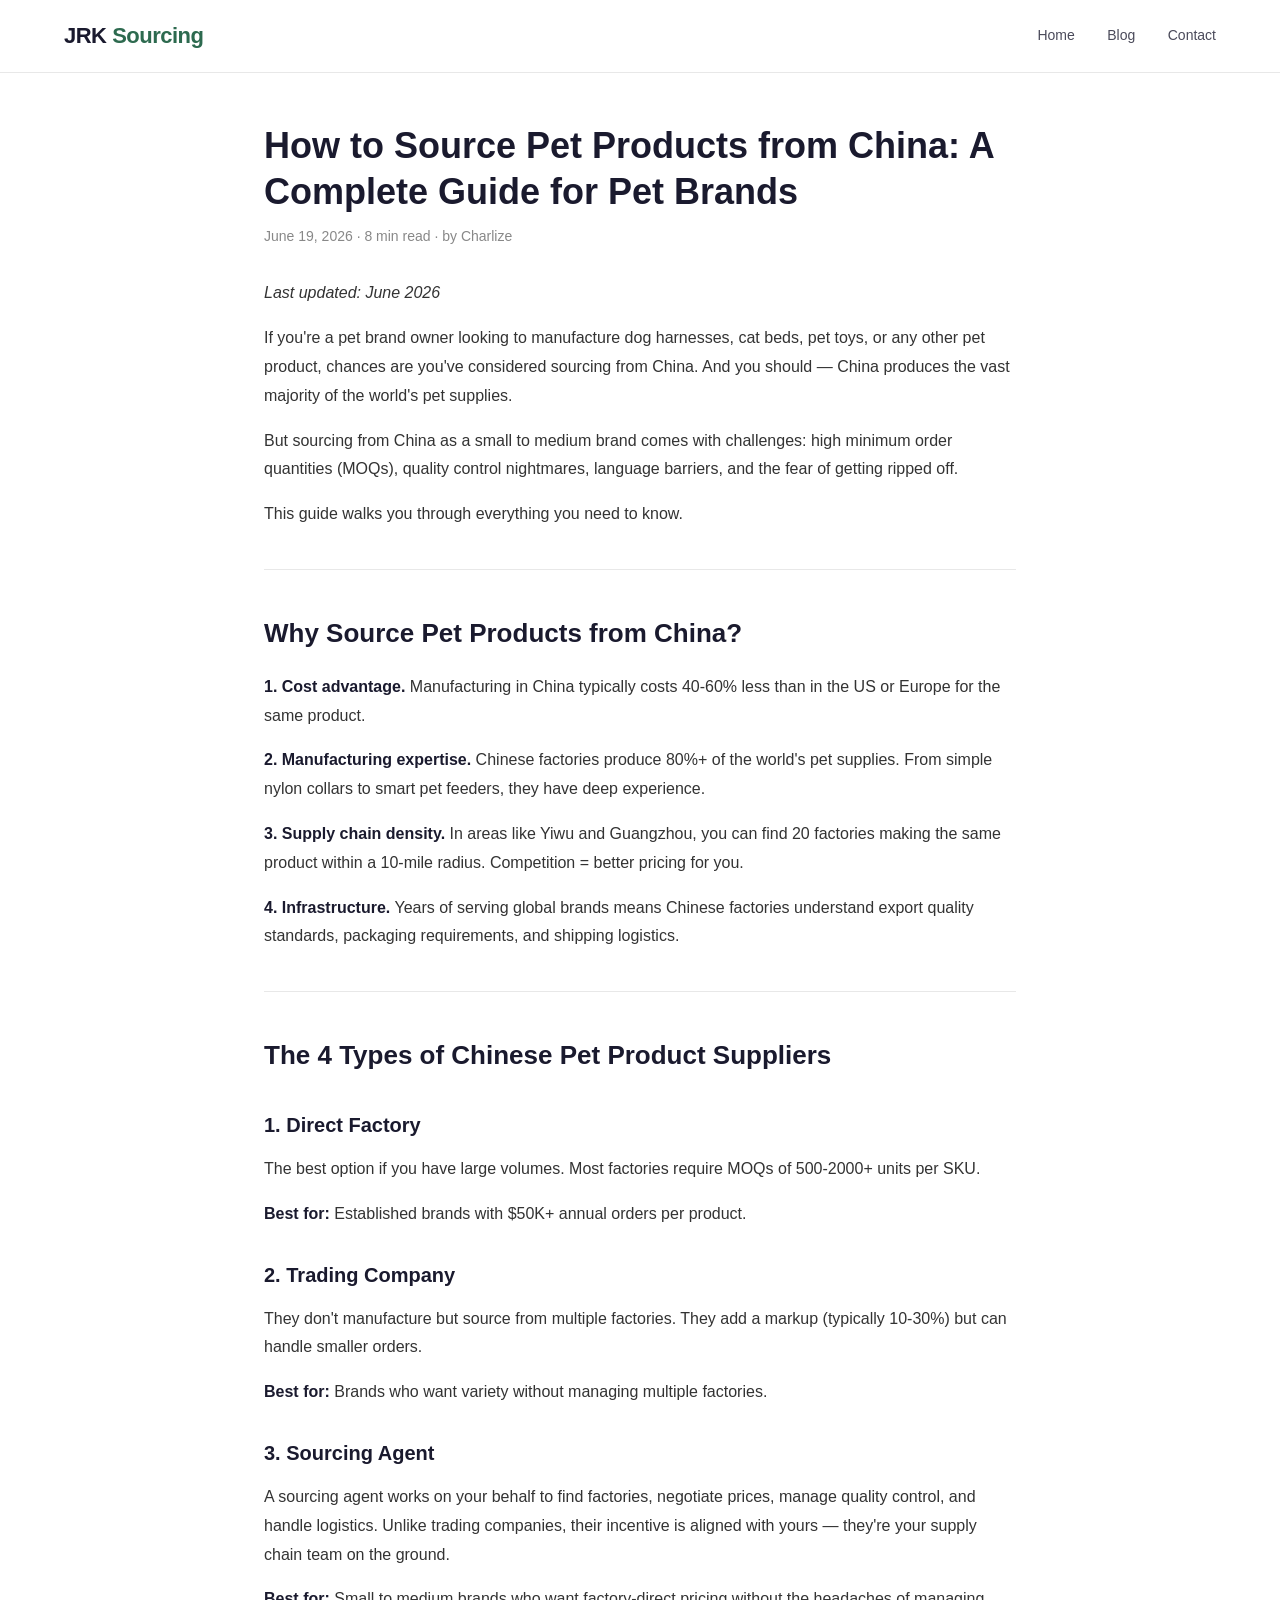
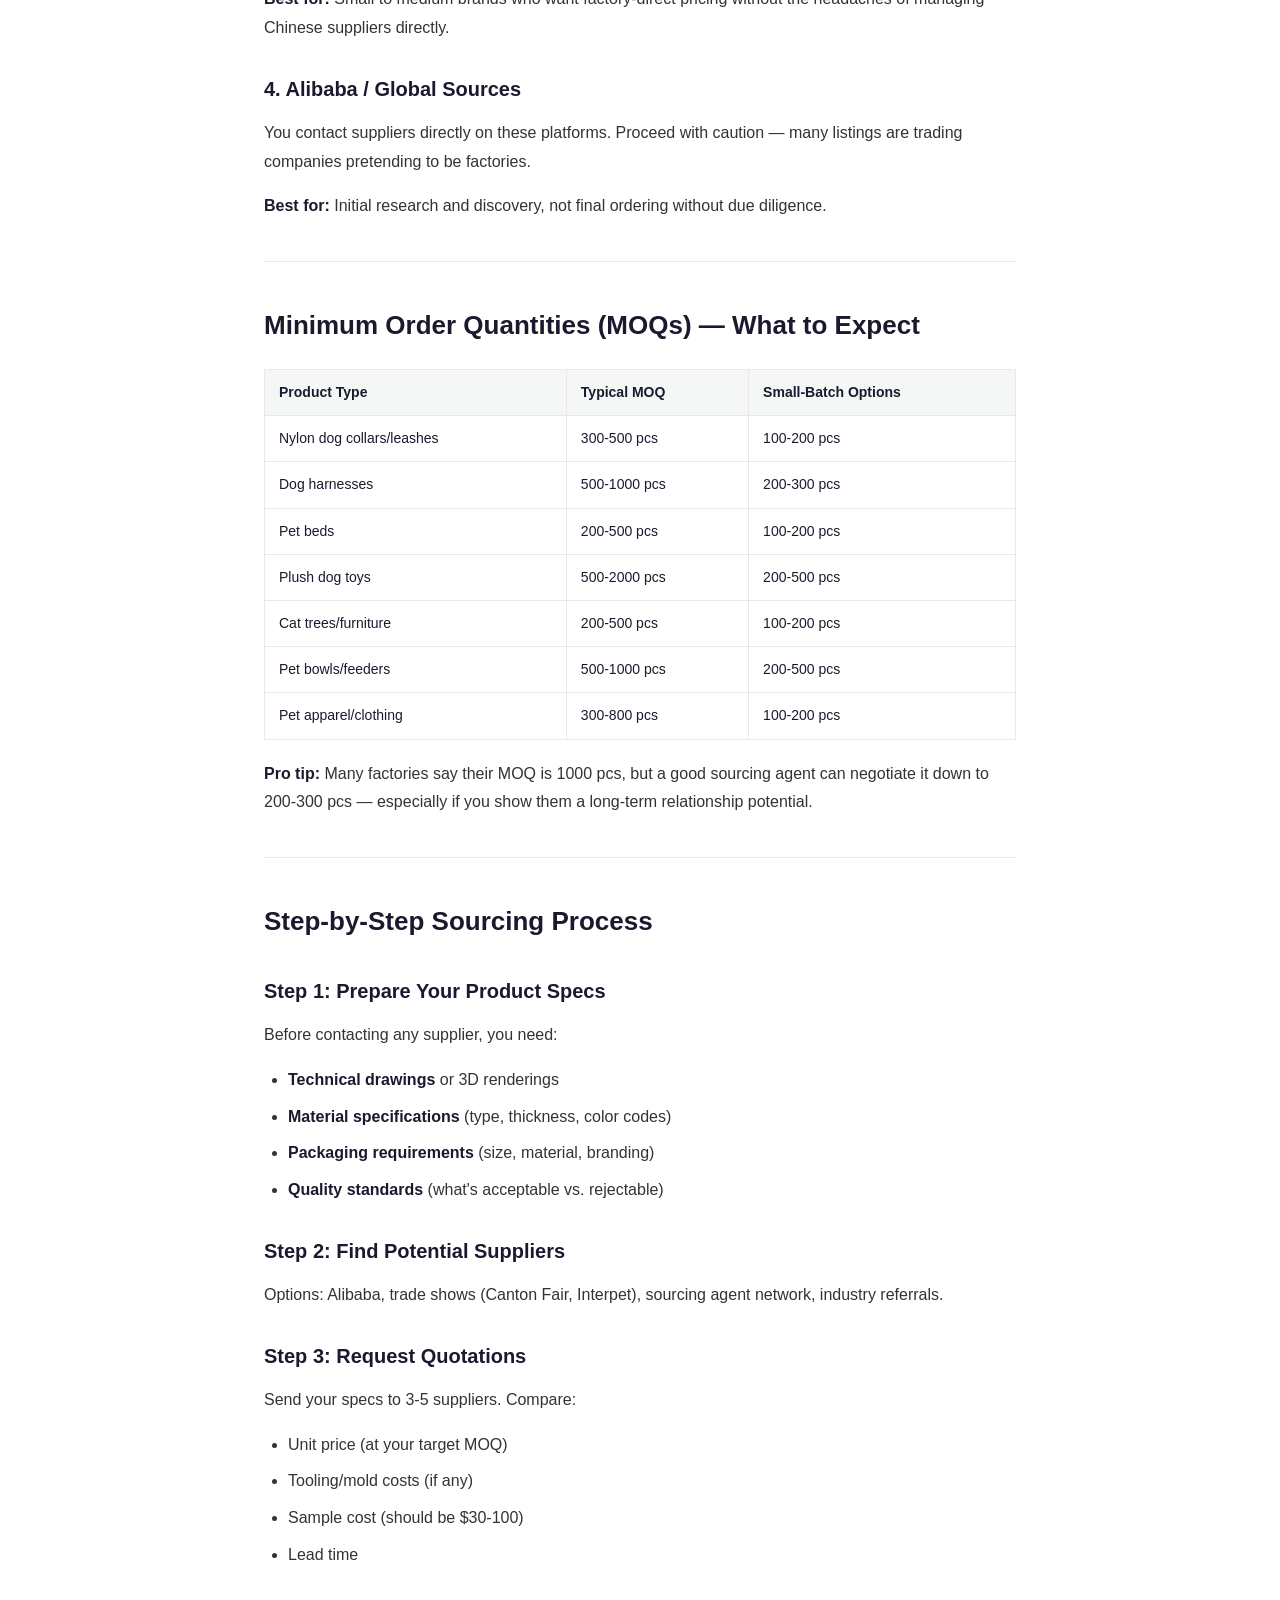
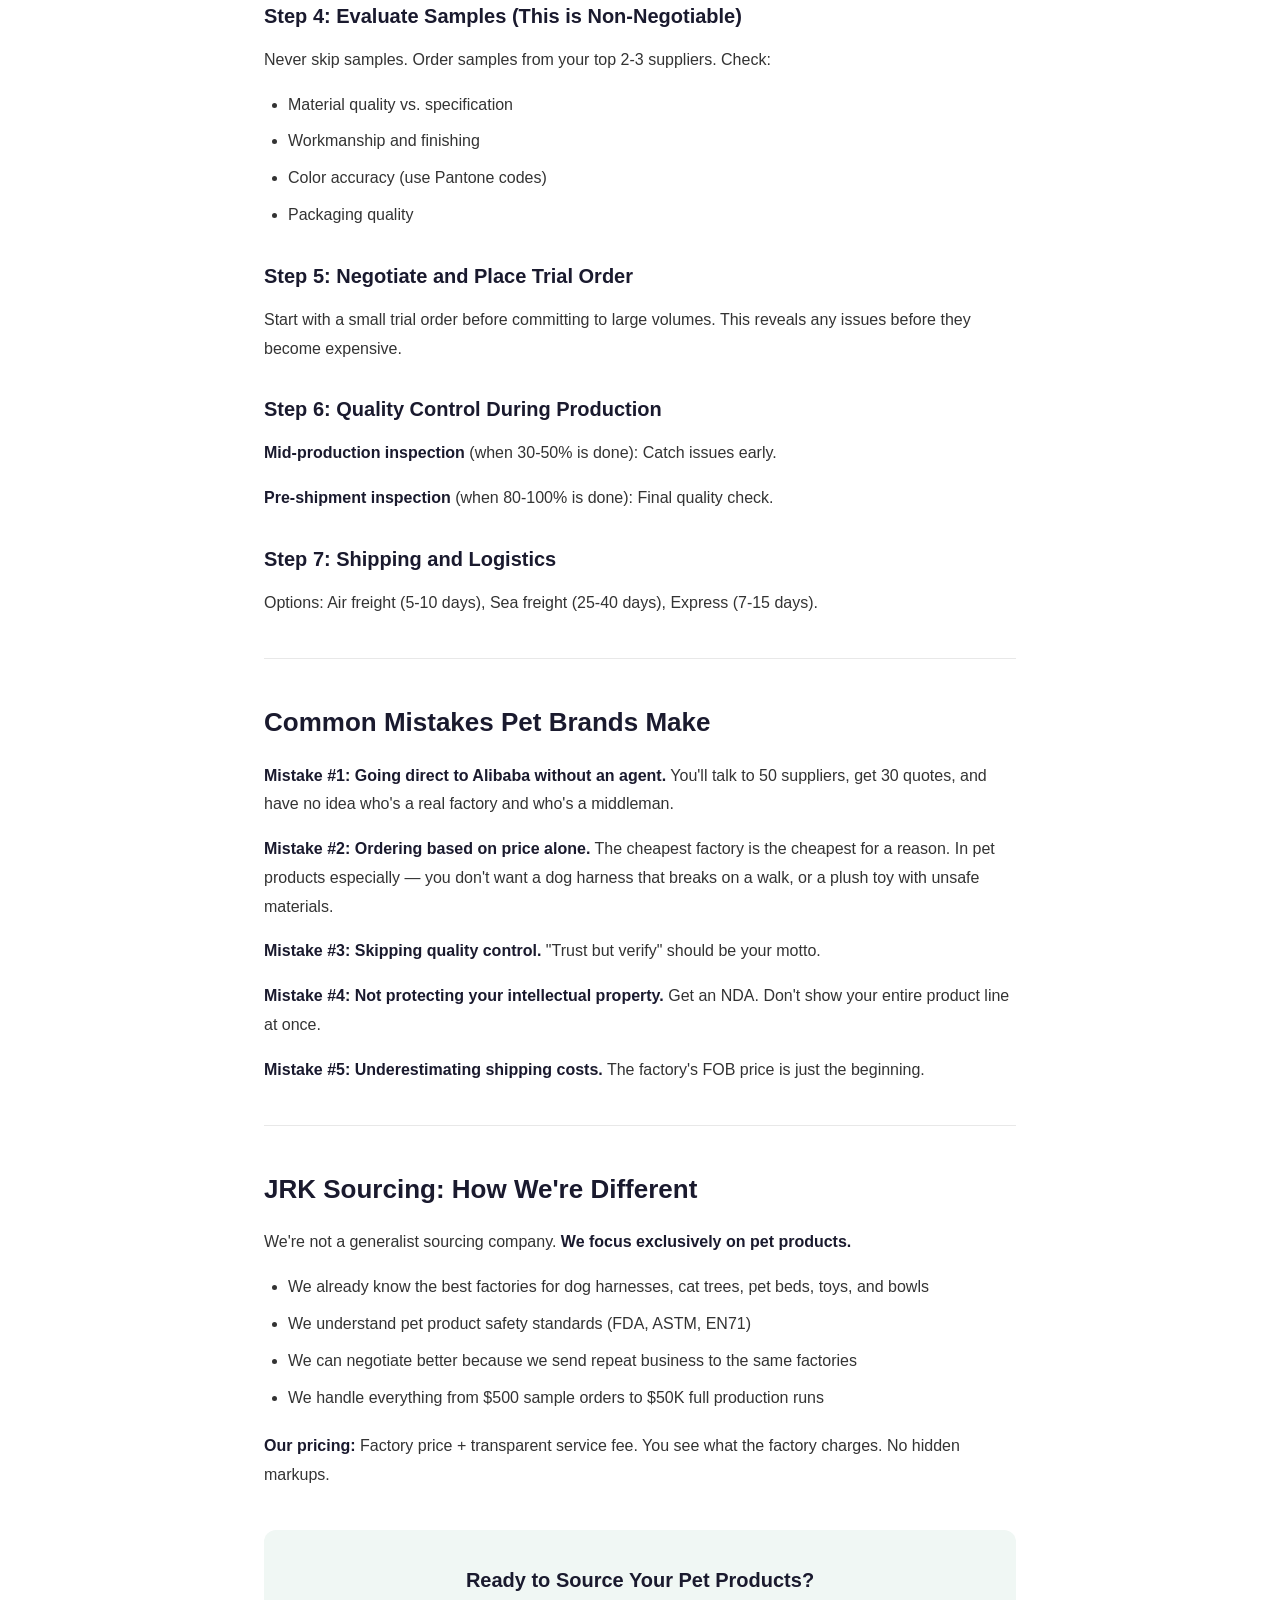
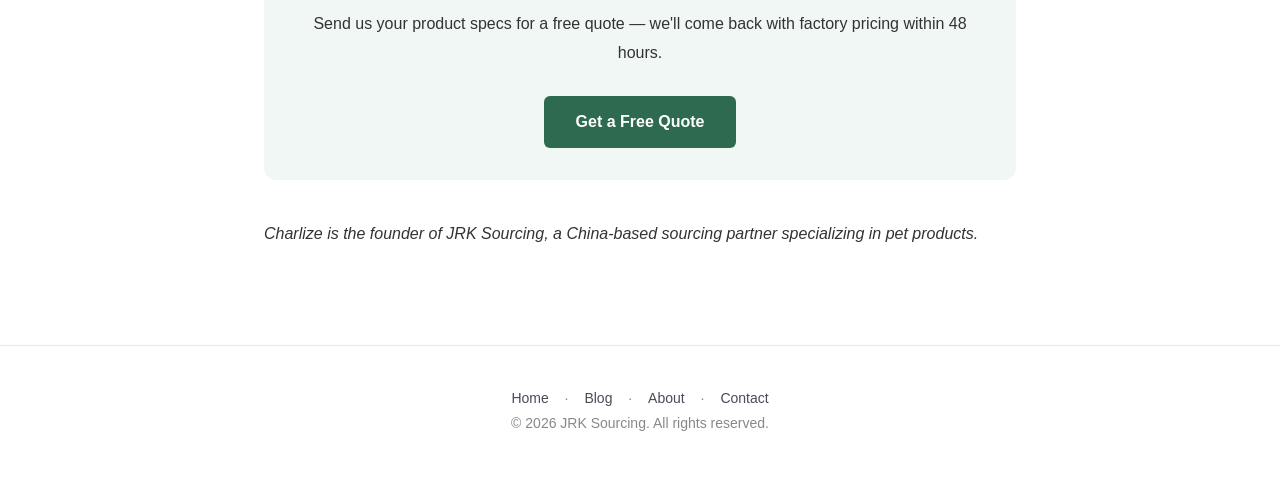
<file: blog/how-to-source-pet-products-from-china/index.html>
<!DOCTYPE html>
<html lang="en">
<head>
    <meta charset="UTF-8">
    <meta name="viewport" content="width=device-width, initial-scale=1.0">
    <title>How to Source Pet Products from China: Complete Guide (2026) — JRK Sourcing</title>
    <meta name="description" content="Everything pet brand owners need to know about sourcing pet products from China — supplier types, MOQs, quality control, shipping, and common mistakes to avoid.">
    <style>
        *, *::before, *::after { box-sizing: border-box; margin: 0; padding: 0; }
        html { scroll-behavior: smooth; }
        body {
            font-family: -apple-system, BlinkMacSystemFont, 'Segoe UI', Roboto, Oxygen, Ubuntu, sans-serif;
            color: #1a1a2e; background: #fff; line-height: 1.8;
        }
        a { color: #2d6a4f; text-decoration: none; }
        a:hover { color: #1b4332; }
        .container { max-width: 800px; margin: 0 auto; padding: 0 24px; }
        nav {
            position: sticky; top: 0; z-index: 100;
            background: #fff; border-bottom: 1px solid #e8e8e8;
            padding: 16px 0;
        }
        nav .container { max-width: 1200px; display: flex; justify-content: space-between; align-items: center; }
        .logo { font-size: 22px; font-weight: 700; color: #1a1a2e; letter-spacing: -0.5px; }
        .logo span { color: #2d6a4f; }
        .nav-links a { margin-left: 28px; font-size: 14px; font-weight: 500; color: #4a4a5a; transition: color 0.2s; }
        .nav-links a:hover { color: #2d6a4f; }
        .article { padding: 50px 0 80px; }
        .article h1 { font-size: 36px; line-height: 1.3; font-weight: 800; margin-bottom: 8px; }
        .article .meta { color: #888; font-size: 14px; margin-bottom: 30px; }
        .article h2 { font-size: 26px; font-weight: 700; margin: 40px 0 16px; }
        .article h3 { font-size: 20px; font-weight: 600; margin: 28px 0 12px; }
        .article p { margin-bottom: 16px; color: #333; }
        .article ul, .article ol { margin: 12px 0 20px 24px; }
        .article li { margin-bottom: 8px; color: #333; }
        .article hr { border: none; border-top: 1px solid #e8e8e8; margin: 40px 0; }
        .article table { width: 100%; border-collapse: collapse; margin: 20px 0; font-size: 14px; }
        .article th, .article td { border: 1px solid #e8e8e8; padding: 10px 14px; text-align: left; }
        .article th { background: #f5f7f6; font-weight: 600; }
        .article strong { color: #1a1a2e; }
        .article .cta-box {
            background: #f0f7f4; border-radius: 12px; padding: 32px;
            margin: 40px 0; text-align: center;
        }
        .article .cta-box h3 { margin-top: 0; }
        .article .cta-btn {
            display: inline-block; background: #2d6a4f; color: #fff;
            padding: 12px 32px; border-radius: 6px; font-weight: 600; margin-top: 12px;
        }
        .article .cta-btn:hover { background: #1b4332; }
        footer {
            border-top: 1px solid #e8e8e8; padding: 40px 0;
            text-align: center; color: #888; font-size: 14px;
        }
        footer a { color: #4a4a5a; margin: 0 12px; }
        @media (max-width: 600px) {
            .article h1 { font-size: 28px; }
            .article table { font-size: 12px; }
            .nav-links a { margin-left: 14px; font-size: 12px; }
        }
    </style>
</head>
<body>
    <nav>
        <div class="container">
            <a href="/" class="logo">JRK <span>Sourcing</span></a>
            <div class="nav-links">
                <a href="/">Home</a>
                <a href="/blog/">Blog</a>
                <a href="/contact">Contact</a>
            </div>
        </div>
    </nav>

    <div class="article">
        <div class="container">
            <h1>How to Source Pet Products from China: A Complete Guide for Pet Brands</h1>
            <div class="meta">June 19, 2026 · 8 min read · by Charlize</div>

            <p><em>Last updated: June 2026</em></p>

            <p>If you're a pet brand owner looking to manufacture dog harnesses, cat beds, pet toys, or any other pet product, chances are you've considered sourcing from China. And you should — China produces the vast majority of the world's pet supplies.</p>

            <p>But sourcing from China as a small to medium brand comes with challenges: high minimum order quantities (MOQs), quality control nightmares, language barriers, and the fear of getting ripped off.</p>

            <p>This guide walks you through everything you need to know.</p>

            <hr>

            <h2>Why Source Pet Products from China?</h2>

            <p><strong>1. Cost advantage.</strong> Manufacturing in China typically costs 40-60% less than in the US or Europe for the same product.</p>

            <p><strong>2. Manufacturing expertise.</strong> Chinese factories produce 80%+ of the world's pet supplies. From simple nylon collars to smart pet feeders, they have deep experience.</p>

            <p><strong>3. Supply chain density.</strong> In areas like Yiwu and Guangzhou, you can find 20 factories making the same product within a 10-mile radius. Competition = better pricing for you.</p>

            <p><strong>4. Infrastructure.</strong> Years of serving global brands means Chinese factories understand export quality standards, packaging requirements, and shipping logistics.</p>

            <hr>

            <h2>The 4 Types of Chinese Pet Product Suppliers</h2>

            <h3>1. Direct Factory</h3>
            <p>The best option if you have large volumes. Most factories require MOQs of 500-2000+ units per SKU.</p>
            <p><strong>Best for:</strong> Established brands with $50K+ annual orders per product.</p>

            <h3>2. Trading Company</h3>
            <p>They don't manufacture but source from multiple factories. They add a markup (typically 10-30%) but can handle smaller orders.</p>
            <p><strong>Best for:</strong> Brands who want variety without managing multiple factories.</p>

            <h3>3. Sourcing Agent</h3>
            <p>A sourcing agent works on your behalf to find factories, negotiate prices, manage quality control, and handle logistics. Unlike trading companies, their incentive is aligned with yours — they're your supply chain team on the ground.</p>
            <p><strong>Best for:</strong> Small to medium brands who want factory-direct pricing without the headaches of managing Chinese suppliers directly.</p>

            <h3>4. Alibaba / Global Sources</h3>
            <p>You contact suppliers directly on these platforms. Proceed with caution — many listings are trading companies pretending to be factories.</p>
            <p><strong>Best for:</strong> Initial research and discovery, not final ordering without due diligence.</p>

            <hr>

            <h2>Minimum Order Quantities (MOQs) — What to Expect</h2>

            <table>
                <tr><th>Product Type</th><th>Typical MOQ</th><th>Small-Batch Options</th></tr>
                <tr><td>Nylon dog collars/leashes</td><td>300-500 pcs</td><td>100-200 pcs</td></tr>
                <tr><td>Dog harnesses</td><td>500-1000 pcs</td><td>200-300 pcs</td></tr>
                <tr><td>Pet beds</td><td>200-500 pcs</td><td>100-200 pcs</td></tr>
                <tr><td>Plush dog toys</td><td>500-2000 pcs</td><td>200-500 pcs</td></tr>
                <tr><td>Cat trees/furniture</td><td>200-500 pcs</td><td>100-200 pcs</td></tr>
                <tr><td>Pet bowls/feeders</td><td>500-1000 pcs</td><td>200-500 pcs</td></tr>
                <tr><td>Pet apparel/clothing</td><td>300-800 pcs</td><td>100-200 pcs</td></tr>
            </table>

            <p><strong>Pro tip:</strong> Many factories say their MOQ is 1000 pcs, but a good sourcing agent can negotiate it down to 200-300 pcs — especially if you show them a long-term relationship potential.</p>

            <hr>

            <h2>Step-by-Step Sourcing Process</h2>

            <h3>Step 1: Prepare Your Product Specs</h3>
            <p>Before contacting any supplier, you need:</p>
            <ul>
                <li><strong>Technical drawings</strong> or 3D renderings</li>
                <li><strong>Material specifications</strong> (type, thickness, color codes)</li>
                <li><strong>Packaging requirements</strong> (size, material, branding)</li>
                <li><strong>Quality standards</strong> (what's acceptable vs. rejectable)</li>
            </ul>

            <h3>Step 2: Find Potential Suppliers</h3>
            <p>Options: Alibaba, trade shows (Canton Fair, Interpet), sourcing agent network, industry referrals.</p>

            <h3>Step 3: Request Quotations</h3>
            <p>Send your specs to 3-5 suppliers. Compare:</p>
            <ul>
                <li>Unit price (at your target MOQ)</li>
                <li>Tooling/mold costs (if any)</li>
                <li>Sample cost (should be $30-100)</li>
                <li>Lead time</li>
            </ul>

            <h3>Step 4: Evaluate Samples (This is Non-Negotiable)</h3>
            <p>Never skip samples. Order samples from your top 2-3 suppliers. Check:</p>
            <ul>
                <li>Material quality vs. specification</li>
                <li>Workmanship and finishing</li>
                <li>Color accuracy (use Pantone codes)</li>
                <li>Packaging quality</li>
            </ul>

            <h3>Step 5: Negotiate and Place Trial Order</h3>
            <p>Start with a small trial order before committing to large volumes. This reveals any issues before they become expensive.</p>

            <h3>Step 6: Quality Control During Production</h3>
            <p><strong>Mid-production inspection</strong> (when 30-50% is done): Catch issues early.</p>
            <p><strong>Pre-shipment inspection</strong> (when 80-100% is done): Final quality check.</p>

            <h3>Step 7: Shipping and Logistics</h3>
            <p>Options: Air freight (5-10 days), Sea freight (25-40 days), Express (7-15 days).</p>

            <hr>

            <h2>Common Mistakes Pet Brands Make</h2>

            <p><strong>Mistake #1: Going direct to Alibaba without an agent.</strong> You'll talk to 50 suppliers, get 30 quotes, and have no idea who's a real factory and who's a middleman.</p>

            <p><strong>Mistake #2: Ordering based on price alone.</strong> The cheapest factory is the cheapest for a reason. In pet products especially — you don't want a dog harness that breaks on a walk, or a plush toy with unsafe materials.</p>

            <p><strong>Mistake #3: Skipping quality control.</strong> "Trust but verify" should be your motto.</p>

            <p><strong>Mistake #4: Not protecting your intellectual property.</strong> Get an NDA. Don't show your entire product line at once.</p>

            <p><strong>Mistake #5: Underestimating shipping costs.</strong> The factory's FOB price is just the beginning.</p>

            <hr>

            <h2>JRK Sourcing: How We're Different</h2>

            <p>We're not a generalist sourcing company. <strong>We focus exclusively on pet products.</strong></p>

            <ul>
                <li>We already know the best factories for dog harnesses, cat trees, pet beds, toys, and bowls</li>
                <li>We understand pet product safety standards (FDA, ASTM, EN71)</li>
                <li>We can negotiate better because we send repeat business to the same factories</li>
                <li>We handle everything from $500 sample orders to $50K full production runs</li>
            </ul>

            <p><strong>Our pricing:</strong> Factory price + transparent service fee. You see what the factory charges. No hidden markups.</p>

            <div class="cta-box">
                <h3>Ready to Source Your Pet Products?</h3>
                <p>Send us your product specs for a free quote — we'll come back with factory pricing within 48 hours.</p>
                <a href="/contact" class="cta-btn">Get a Free Quote</a>
            </div>

            <p><em>Charlize is the founder of JRK Sourcing, a China-based sourcing partner specializing in pet products.</em></p>
        </div>
    </div>

    <footer>
        <div class="container">
            <p><a href="/">Home</a> · <a href="/blog/">Blog</a> · <a href="/about">About</a> · <a href="/contact">Contact</a></p>
            <p>&copy; 2026 JRK Sourcing. All rights reserved.</p>
        </div>
    </footer>
</body>
</html>
</file>
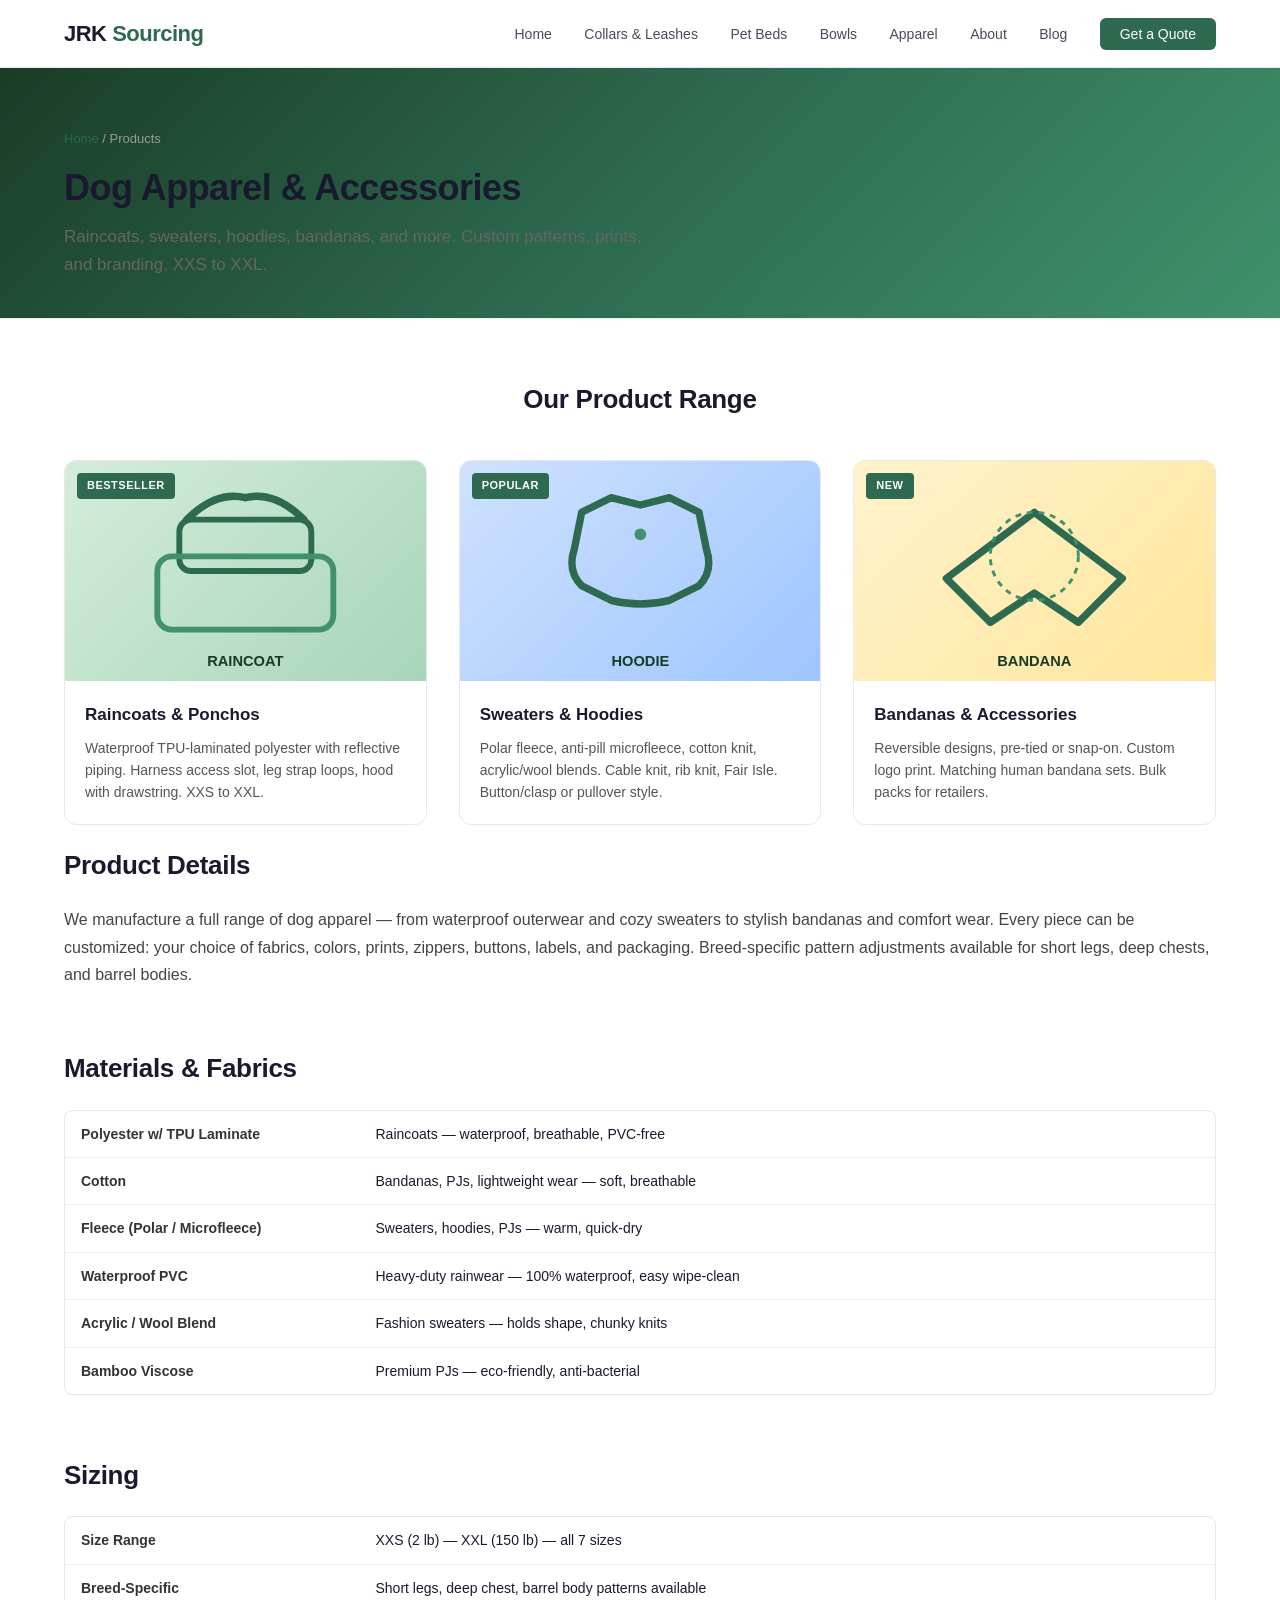
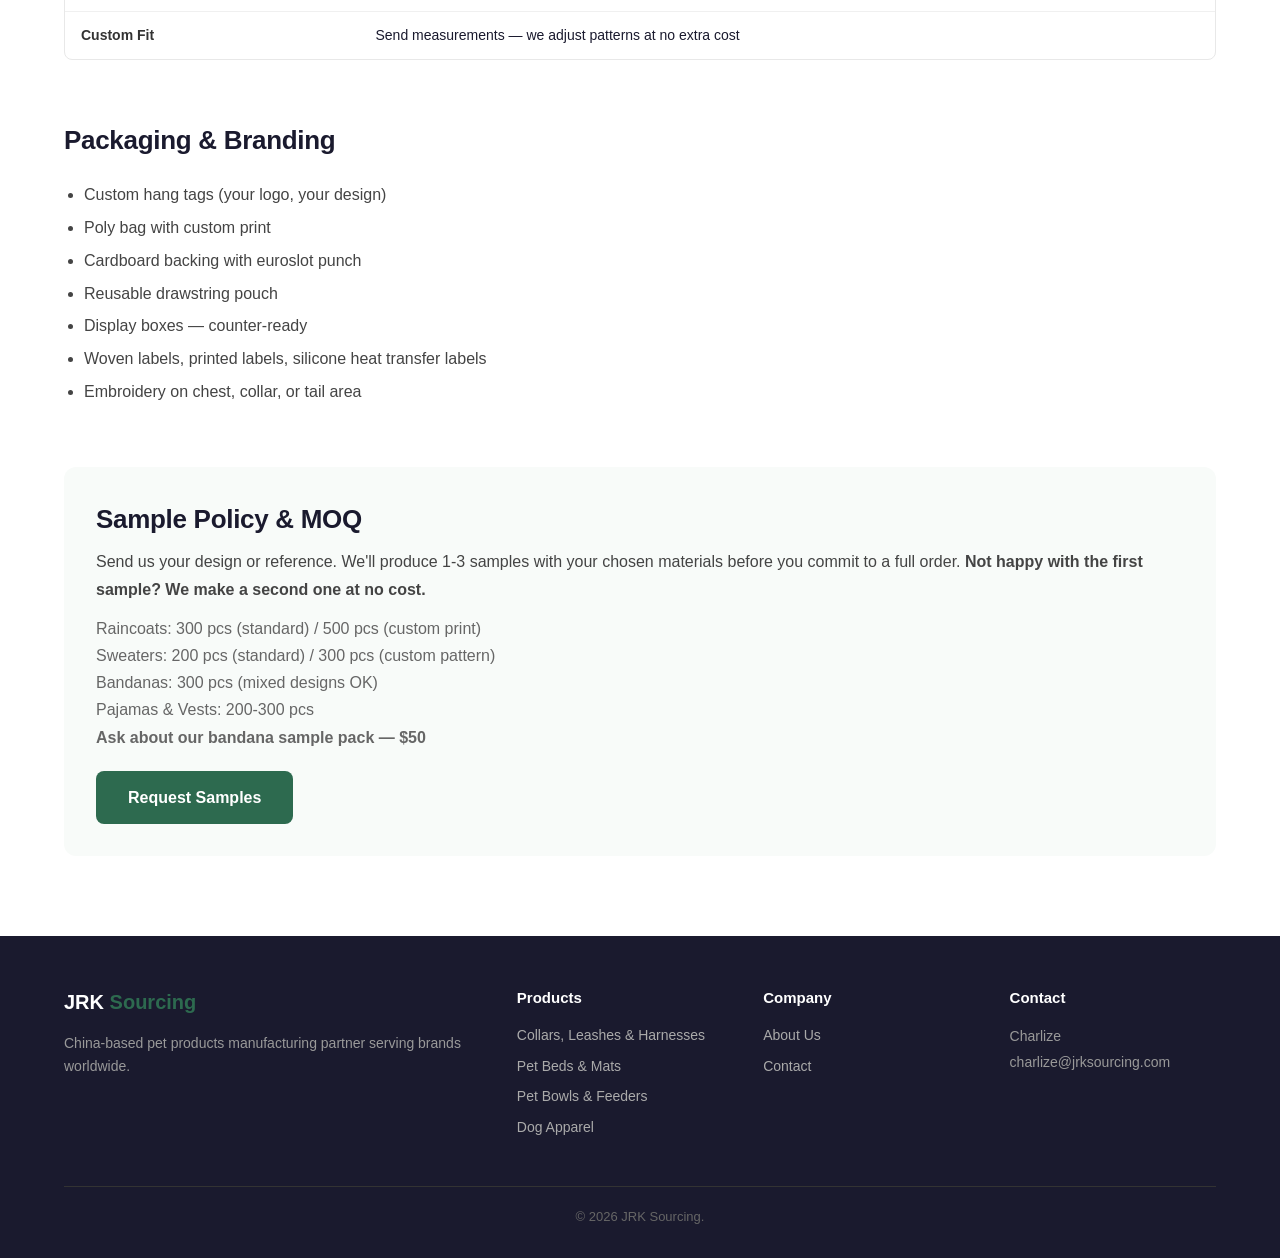
<file: products/dog-apparel/index.html>
<!DOCTYPE html>
<html lang="en">
<head>
    <meta charset="UTF-8">
    <meta name="viewport" content="width=device-width, initial-scale=1.0">
    <title>Dog Apparel & Accessories — JRK Sourcing</title>
    <meta name="description" content="Custom dog apparel manufacturing in China. Raincoats, sweaters, hoodies, bandanas, pajamas. XXS to XXL. OEM/ODM. MOQ 200-500 pcs.">
    <link rel="stylesheet" href="/style.css">
</head>
<body>
<nav><div class="container">
    <a href="/" class="logo">JRK <span>Sourcing</span></a>
    <div class="nav-links">
        <a href="/">Home</a>
        <a href="/products/harnesses-leashes-collars">Collars &amp; Leashes</a>
        <a href="/products/pet-beds">Pet Beds</a>
        <a href="/products/pet-bowls-feeders">Bowls</a>
        <a href="/products/dog-apparel">Apparel</a>
        <a href="/about">About</a>
                    <a href="/blog/">Blog</a>
                    <a href="/contact" class="nav-cta">Get a Quote</a>
    </div>
</div></nav>

<section class="page-hero" style="background:linear-gradient(135deg, #1a3c27 0%, #2d6a4f 50%, #40916c 100%);">
    <div class="container">
        <p class="breadcrumb"><a href="/">Home</a> / Products</p>
        <h1>Dog Apparel &amp; Accessories</h1>
        <p class="page-hero-sub">Raincoats, sweaters, hoodies, bandanas, and more. Custom patterns, prints, and branding. XXS to XXL.</p>
    </div>
</section>

<div class="container" style="padding:0 0 80px;">
    <!-- Product Showcase -->
    <section style="padding:60px 24px 20px;">
        <h2 style="text-align:center;margin-bottom:40px;">Our Product Range</h2>
        <div class="product-grid">
            <div class="product-card">
                <div class="product-card-img" style="background:linear-gradient(135deg, #d4edda, #a8d5ba);">
                    <svg viewBox="0 0 200 150" style="width:100%;height:100%;"><path d="M60 40 Q 80 20, 100 25 Q 120 20, 140 40" fill="none" stroke="#2d6a4f" stroke-width="5" stroke-linecap="round"/><rect x="55" y="40" width="90" height="35" rx="8" fill="none" stroke="#2d6a4f" stroke-width="4"/><rect x="40" y="65" width="120" height="50" rx="10" fill="none" stroke="#40916c" stroke-width="4"/><text x="100" y="140" text-anchor="middle" font-size="10" fill="#1a3c27" font-weight="600">RAINCOAT</text></svg>
                    <span class="product-card-badge">Bestseller</span>
                </div>
                <div class="product-card-body">
                    <h3>Raincoats &amp; Ponchos</h3>
                    <p>Waterproof TPU-laminated polyester with reflective piping. Harness access slot, leg strap loops, hood with drawstring. XXS to XXL.</p>
                </div>
            </div>
            <div class="product-card">
                <div class="product-card-img" style="background:linear-gradient(135deg, #cfe2ff, #9ec5fe);">
                    <svg viewBox="0 0 200 150" style="width:100%;height:100%;"><path d="M60 35 L 80 25 L 100 30 L 120 25 L 140 35 L 145 60 Q 150 75, 140 85 L 120 95 Q 100 100, 80 95 L 60 85 Q 50 75, 55 60 Z" fill="none" stroke="#2d6a4f" stroke-width="5" stroke-linejoin="round"/><circle cx="100" cy="50" r="4" fill="#40916c"/><text x="100" y="140" text-anchor="middle" font-size="10" fill="#1a3c27" font-weight="600">HOODIE</text></svg>
                    <span class="product-card-badge">Popular</span>
                </div>
                <div class="product-card-body">
                    <h3>Sweaters &amp; Hoodies</h3>
                    <p>Polar fleece, anti-pill microfleece, cotton knit, acrylic/wool blends. Cable knit, rib knit, Fair Isle. Button/clasp or pullover style.</p>
                </div>
            </div>
            <div class="product-card">
                <div class="product-card-img" style="background:linear-gradient(135deg, #fff3cd, #ffe69c);">
                    <svg viewBox="0 0 200 150" style="width:100%;height:100%;"><path d="M40 80 L 100 35 L 160 80 L 130 110 L 100 90 L 70 110 Z" fill="none" stroke="#2d6a4f" stroke-width="5" stroke-linejoin="round"/><circle cx="100" cy="65" r="30" fill="none" stroke="#40916c" stroke-width="2" stroke-dasharray="4 4"/><text x="100" y="140" text-anchor="middle" font-size="10" fill="#1a3c27" font-weight="600">BANDANA</text></svg>
                    <span class="product-card-badge">New</span>
                </div>
                <div class="product-card-body">
                    <h3>Bandanas &amp; Accessories</h3>
                    <p>Reversible designs, pre-tied or snap-on. Custom logo print. Matching human bandana sets. Bulk packs for retailers.</p>
                </div>
            </div>
        </div>
    </section>

    <section style="padding:0 24px;">
        <h2>Product Details</h2>
        <p>We manufacture a full range of dog apparel — from waterproof outerwear and cozy sweaters to stylish bandanas and comfort wear. Every piece can be customized: your choice of fabrics, colors, prints, zippers, buttons, labels, and packaging. Breed-specific pattern adjustments available for short legs, deep chests, and barrel bodies.</p>
    </section>

    <section style="padding:0 24px;margin-top:60px;">
        <h2>Materials &amp; Fabrics</h2>
        <div class="spec-table">
            <div class="spec-row"><div class="spec-label">Polyester w/ TPU Laminate</div><div>Raincoats — waterproof, breathable, PVC-free</div></div>
            <div class="spec-row"><div class="spec-label">Cotton</div><div>Bandanas, PJs, lightweight wear — soft, breathable</div></div>
            <div class="spec-row"><div class="spec-label">Fleece (Polar / Microfleece)</div><div>Sweaters, hoodies, PJs — warm, quick-dry</div></div>
            <div class="spec-row"><div class="spec-label">Waterproof PVC</div><div>Heavy-duty rainwear — 100% waterproof, easy wipe-clean</div></div>
            <div class="spec-row"><div class="spec-label">Acrylic / Wool Blend</div><div>Fashion sweaters — holds shape, chunky knits</div></div>
            <div class="spec-row"><div class="spec-label">Bamboo Viscose</div><div>Premium PJs — eco-friendly, anti-bacterial</div></div>
        </div>
    </section>

    <section style="padding:0 24px;margin-top:60px;">
        <h2>Sizing</h2>
        <div class="spec-table">
            <div class="spec-row"><div class="spec-label">Size Range</div><div>XXS (2 lb) — XXL (150 lb) — all 7 sizes</div></div>
            <div class="spec-row"><div class="spec-label">Breed-Specific</div><div>Short legs, deep chest, barrel body patterns available</div></div>
            <div class="spec-row"><div class="spec-label">Custom Fit</div><div>Send measurements — we adjust patterns at no extra cost</div></div>
        </div>
    </section>

    <section style="padding:0 24px;margin-top:60px;">
        <h2>Packaging &amp; Branding</h2>
        <ul>
            <li>Custom hang tags (your logo, your design)</li>
            <li>Poly bag with custom print</li>
            <li>Cardboard backing with euroslot punch</li>
            <li>Reusable drawstring pouch</li>
            <li>Display boxes — counter-ready</li>
            <li>Woven labels, printed labels, silicone heat transfer labels</li>
            <li>Embroidery on chest, collar, or tail area</li>
        </ul>
    </section>

    <section style="margin:60px 24px 0;background:#f8fbf9;border-radius:12px;padding:32px;">
        <h2 style="margin-bottom:8px;">Sample Policy &amp; MOQ</h2>
        <p>Send us your design or reference. We'll produce 1-3 samples with your chosen materials before you commit to a full order. <strong>Not happy with the first sample? We make a second one at no cost.</strong></p>
        <p style="margin-top:12px;color:#666;">Raincoats: 300 pcs (standard) / 500 pcs (custom print)<br>Sweaters: 200 pcs (standard) / 300 pcs (custom pattern)<br>Bandanas: 300 pcs (mixed designs OK)<br>Pajamas &amp; Vests: 200-300 pcs<br><strong>Ask about our bandana sample pack — $50</strong></p>
        <a href="/contact" class="btn-primary" style="margin-top:20px;display:inline-block;">Request Samples</a>
    </section>
</div>

<footer style="margin-top:0;"><div class="container">
    <div class="footer-grid">
        <div class="footer-brand">
            <h4 style="font-size:20px;font-weight:700;color:#fff;">JRK <span style="color:#2d6a4f;">Sourcing</span></h4>
            <p>China-based pet products manufacturing partner serving brands worldwide.</p>
        </div>
        <div><h4>Products</h4><a href="/products/harnesses-leashes-collars">Collars, Leashes &amp; Harnesses</a><a href="/products/pet-beds">Pet Beds &amp; Mats</a><a href="/products/pet-bowls-feeders">Pet Bowls &amp; Feeders</a><a href="/products/dog-apparel">Dog Apparel</a></div>
        <div><h4>Company</h4><a href="/about">About Us</a><a href="/contact">Contact</a></div>
        <div><h4>Contact</h4><p style="color:#999;line-height:1.8;">Charlize<br>charlize@jrksourcing.com</p></div>
    </div>
    <div class="footer-bottom">© 2026 JRK Sourcing.</div>
</div></footer>
</body>
</html>
</file>
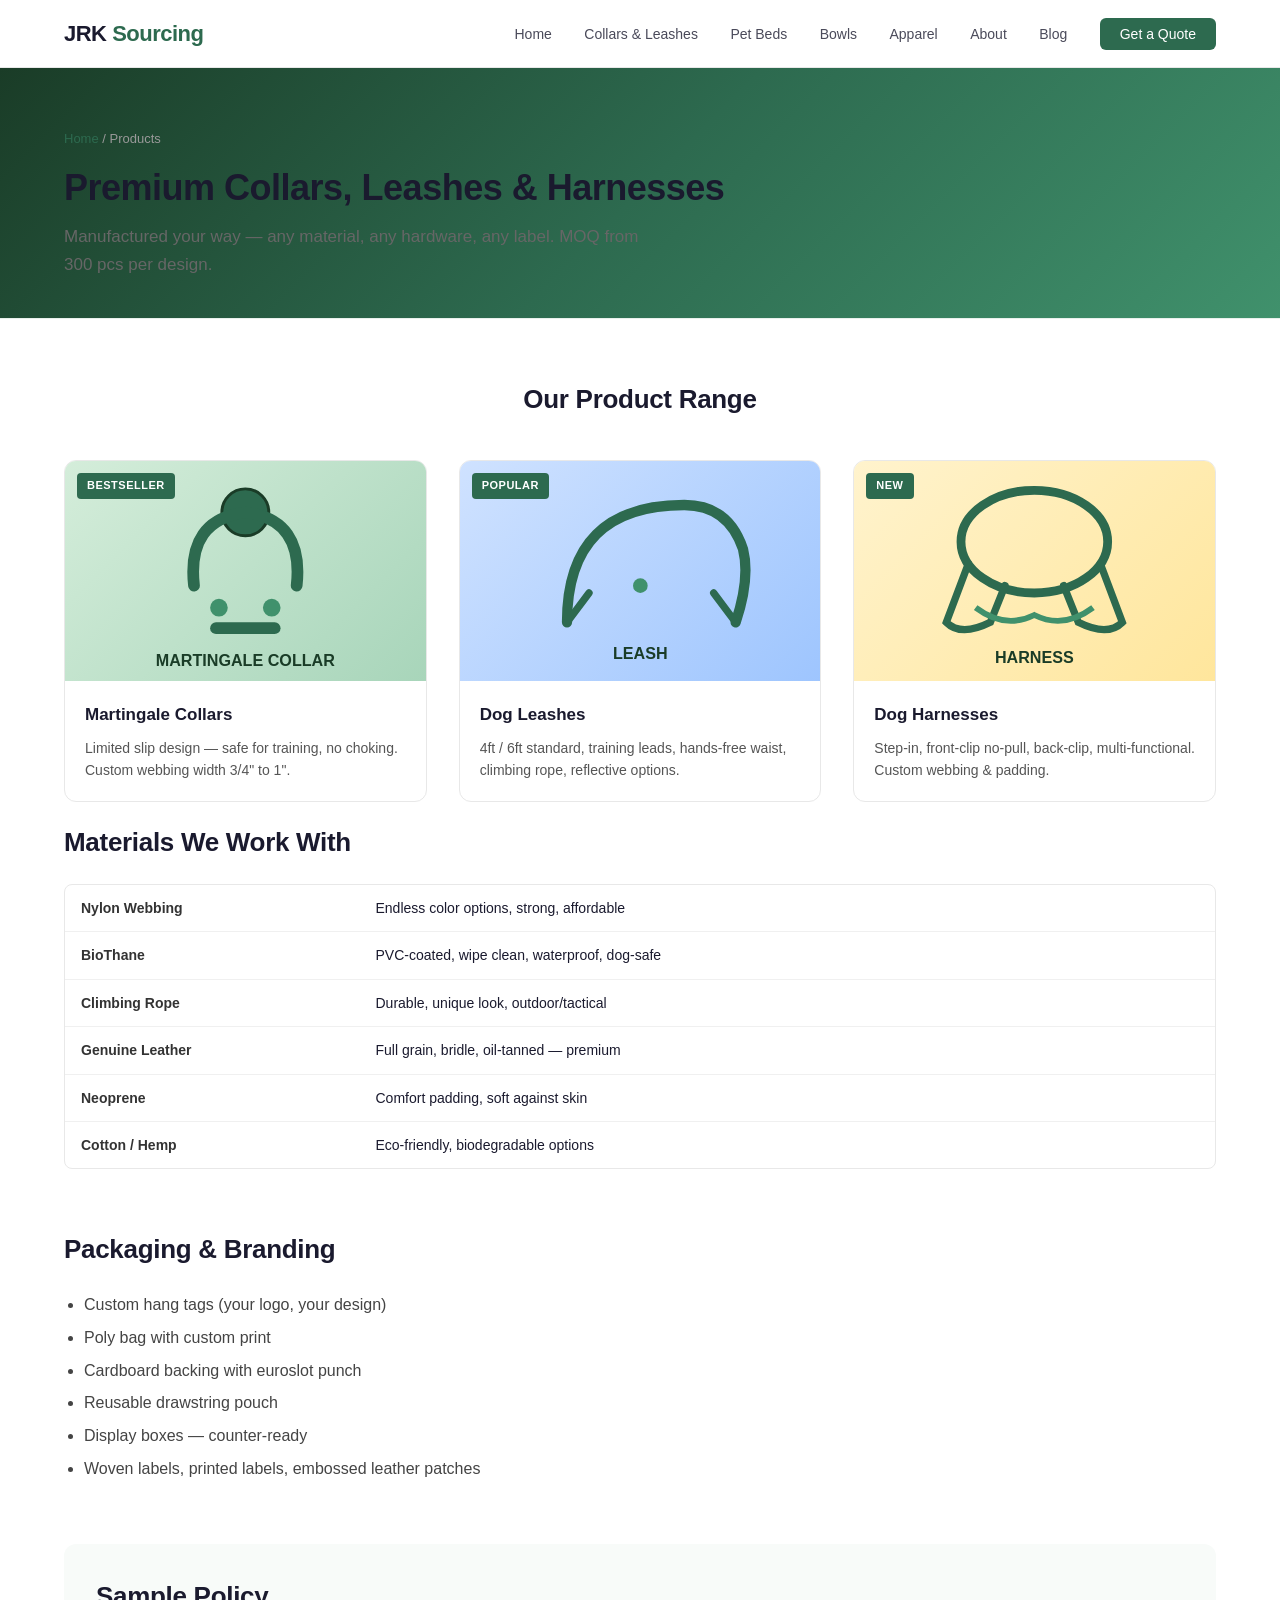
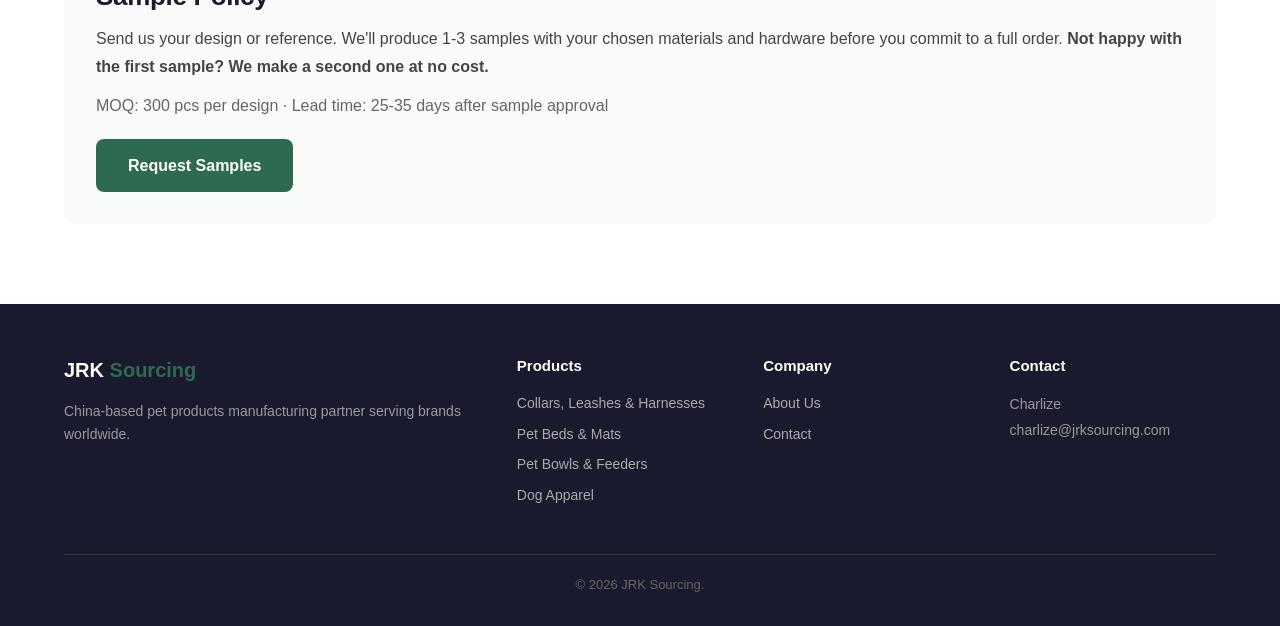
<file: products/harnesses-leashes-collars/index.html>
<!DOCTYPE html>
<html lang="en">
<head>
    <meta charset="UTF-8">
    <meta name="viewport" content="width=device-width, initial-scale=1.0">
    <title>Dog Collars, Leashes & Harnesses — JRK Sourcing</title>
    <meta name="description" content="Custom dog collars, leashes, and harnesses manufactured in China. Nylon, leather, BioThane, climbing rope. OEM/ODM. MOQ from 300 pcs.">
    <link rel="stylesheet" href="/style.css">
</head>
<body>
<nav><div class="container">
    <a href="/" class="logo">JRK <span>Sourcing</span></a>
    <div class="nav-links">
        <a href="/">Home</a>
        <a href="/products/harnesses-leashes-collars">Collars &amp; Leashes</a>
        <a href="/products/pet-beds">Pet Beds</a>
        <a href="/products/pet-bowls-feeders">Bowls</a>
        <a href="/products/dog-apparel">Apparel</a>
        <a href="/about">About</a>
                    <a href="/blog/">Blog</a>
                    <a href="/contact" class="nav-cta">Get a Quote</a>
    </div>
</div></nav>

<section class="page-hero" style="background:linear-gradient(135deg, #1a3c27 0%, #2d6a4f 50%, #40916c 100%);">
    <div class="container">
        <p class="breadcrumb"><a href="/">Home</a> / Products</p>
        <h1>Premium Collars, Leashes &amp; Harnesses</h1>
        <p class="page-hero-sub">Manufactured your way — any material, any hardware, any label. MOQ from 300 pcs per design.</p>
    </div>
</section>

<div class="container" style="padding:0 0 80px;">
    <!-- Product Showcase -->
    <section style="padding:60px 24px 20px;">
        <h2 style="text-align:center;margin-bottom:40px;">Our Product Range</h2>
        <div class="product-grid">
            <div class="product-card">
                <div class="product-card-img" style="background:linear-gradient(135deg, #d4edda, #a8d5ba);">
                    <svg viewBox="0 0 200 150" style="width:100%;height:100%;"><circle cx="100" cy="35" r="16" fill="#2d6a4f" stroke="#1a3c27" stroke-width="2"/><path d="M65 85 Q 60 40, 100 35 Q 140 40, 135 85" fill="none" stroke="#2d6a4f" stroke-width="8" stroke-linecap="round"/><circle cx="82" cy="100" r="6" fill="#40916c"/><circle cx="118" cy="100" r="6" fill="#40916c"/><rect x="76" y="110" width="48" height="8" rx="4" fill="#2d6a4f"/><text x="100" y="140" text-anchor="middle" font-size="11" fill="#1a3c27" font-weight="600">MARTINGALE COLLAR</text></svg>
                    <span class="product-card-badge">Bestseller</span>
                </div>
                <div class="product-card-body">
                    <h3>Martingale Collars</h3>
                    <p>Limited slip design — safe for training, no choking. Custom webbing width 3/4" to 1".</p>
                </div>
            </div>
            <div class="product-card">
                <div class="product-card-img" style="background:linear-gradient(135deg, #cfe2ff, #9ec5fe);">
                    <svg viewBox="0 0 200 150" style="width:100%;height:100%;"><path d="M50 110 Q 50 30, 130 30 Q 160 30, 170 60 Q 175 80, 165 110" fill="none" stroke="#2d6a4f" stroke-width="7" stroke-linecap="round"/><path d="M50 110 L 65 90" stroke="#2d6a4f" stroke-width="5" stroke-linecap="round"/><path d="M165 110 L 150 90" stroke="#2d6a4f" stroke-width="5" stroke-linecap="round"/><circle cx="100" cy="85" r="5" fill="#40916c"/><text x="100" y="135" text-anchor="middle" font-size="11" fill="#1a3c27" font-weight="600">LEASH</text></svg>
                    <span class="product-card-badge">Popular</span>
                </div>
                <div class="product-card-body">
                    <h3>Dog Leashes</h3>
                    <p>4ft / 6ft standard, training leads, hands-free waist, climbing rope, reflective options.</p>
                </div>
            </div>
            <div class="product-card">
                <div class="product-card-img" style="background:linear-gradient(135deg, #fff3cd, #ffe69c);">
                    <svg viewBox="0 0 200 150" style="width:100%;height:100%;"><ellipse cx="100" cy="55" rx="50" ry="35" fill="none" stroke="#2d6a4f" stroke-width="6"/><path d="M55 70 L 40 110 Q 50 120, 70 110 L 80 85" fill="none" stroke="#2d6a4f" stroke-width="5" stroke-linecap="round"/><path d="M145 70 L 160 110 Q 150 120, 130 110 L 120 85" fill="none" stroke="#2d6a4f" stroke-width="5" stroke-linecap="round"/><path d="M60 100 Q 80 115, 100 105 Q 120 115, 140 100" fill="none" stroke="#40916c" stroke-width="4"/><text x="100" y="138" text-anchor="middle" font-size="11" fill="#1a3c27" font-weight="600">HARNESS</text></svg>
                    <span class="product-card-badge">New</span>
                </div>
                <div class="product-card-body">
                    <h3>Dog Harnesses</h3>
                    <p>Step-in, front-clip no-pull, back-clip, multi-functional. Custom webbing &amp; padding.</p>
                </div>
            </div>
        </div>
    </section>

    <section style="padding:0 24px;">
        <h2>Materials We Work With</h2>
        <div class="spec-table">
            <div class="spec-row"><div class="spec-label">Nylon Webbing</div><div>Endless color options, strong, affordable</div></div>
            <div class="spec-row"><div class="spec-label">BioThane</div><div>PVC-coated, wipe clean, waterproof, dog-safe</div></div>
            <div class="spec-row"><div class="spec-label">Climbing Rope</div><div>Durable, unique look, outdoor/tactical</div></div>
            <div class="spec-row"><div class="spec-label">Genuine Leather</div><div>Full grain, bridle, oil-tanned — premium</div></div>
            <div class="spec-row"><div class="spec-label">Neoprene</div><div>Comfort padding, soft against skin</div></div>
            <div class="spec-row"><div class="spec-label">Cotton / Hemp</div><div>Eco-friendly, biodegradable options</div></div>
        </div>
    </section>

    <section style="padding:0 24px;margin-top:60px;">
        <h2>Packaging &amp; Branding</h2>
        <ul>
            <li>Custom hang tags (your logo, your design)</li>
            <li>Poly bag with custom print</li>
            <li>Cardboard backing with euroslot punch</li>
            <li>Reusable drawstring pouch</li>
            <li>Display boxes — counter-ready</li>
            <li>Woven labels, printed labels, embossed leather patches</li>
        </ul>
    </section>

    <section style="margin:60px 24px 0;background:#f8fbf9;border-radius:12px;padding:32px;">
        <h2 style="margin-bottom:8px;">Sample Policy</h2>
        <p>Send us your design or reference. We'll produce 1-3 samples with your chosen materials and hardware before you commit to a full order. <strong>Not happy with the first sample? We make a second one at no cost.</strong></p>
        <p style="margin-top:12px;color:#666;">MOQ: 300 pcs per design · Lead time: 25-35 days after sample approval</p>
        <a href="/contact" class="btn-primary" style="margin-top:20px;display:inline-block;">Request Samples</a>
    </section>
</div>

<footer style="margin-top:0;"><div class="container">
    <div class="footer-grid">
        <div class="footer-brand">
            <h4 style="font-size:20px;font-weight:700;color:#fff;">JRK <span style="color:#2d6a4f;">Sourcing</span></h4>
            <p>China-based pet products manufacturing partner serving brands worldwide.</p>
        </div>
        <div><h4>Products</h4><a href="/products/harnesses-leashes-collars">Collars, Leashes &amp; Harnesses</a><a href="/products/pet-beds">Pet Beds &amp; Mats</a><a href="/products/pet-bowls-feeders">Pet Bowls &amp; Feeders</a><a href="/products/dog-apparel">Dog Apparel</a></div>
        <div><h4>Company</h4><a href="/about">About Us</a><a href="/contact">Contact</a></div>
        <div><h4>Contact</h4><p style="color:#999;line-height:1.8;">Charlize<br>charlize@jrksourcing.com</p></div>
    </div>
    <div class="footer-bottom">© 2026 JRK Sourcing.</div>
</div></footer>
</body>
</html>
</file>
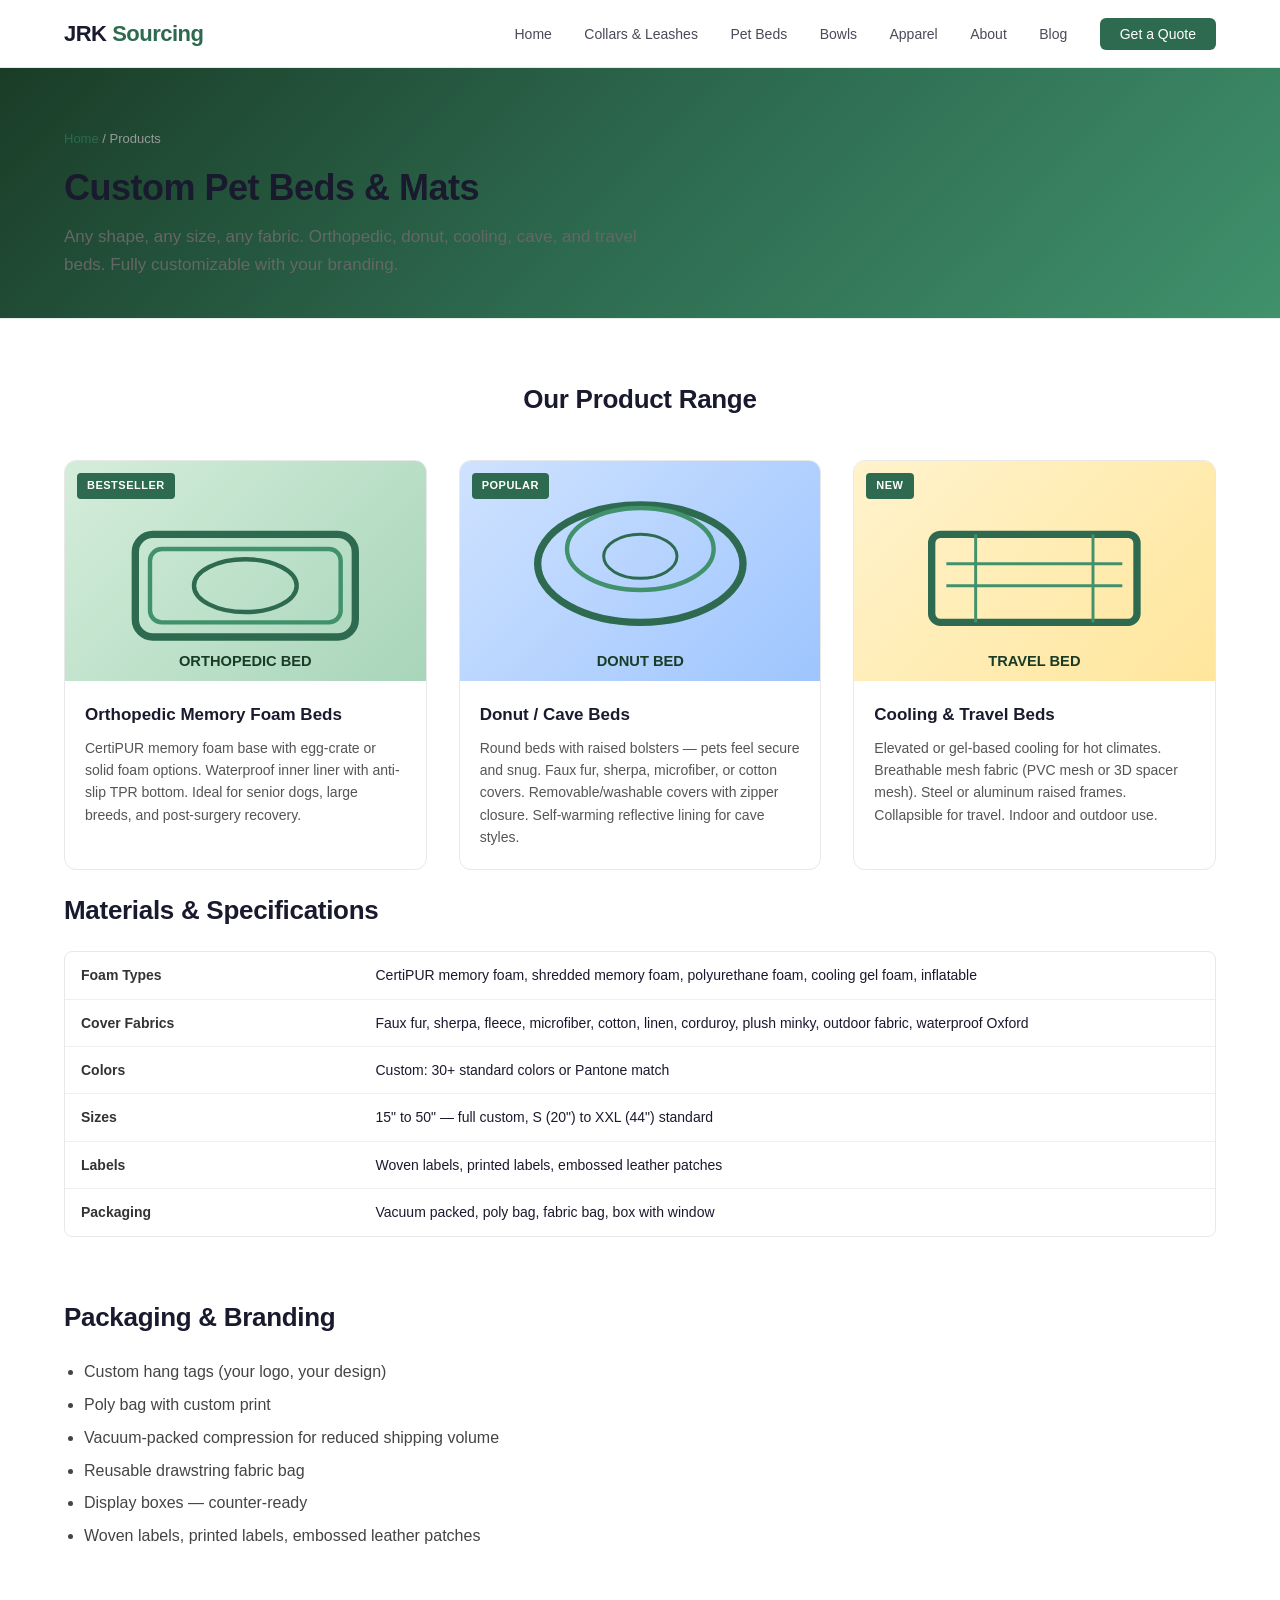
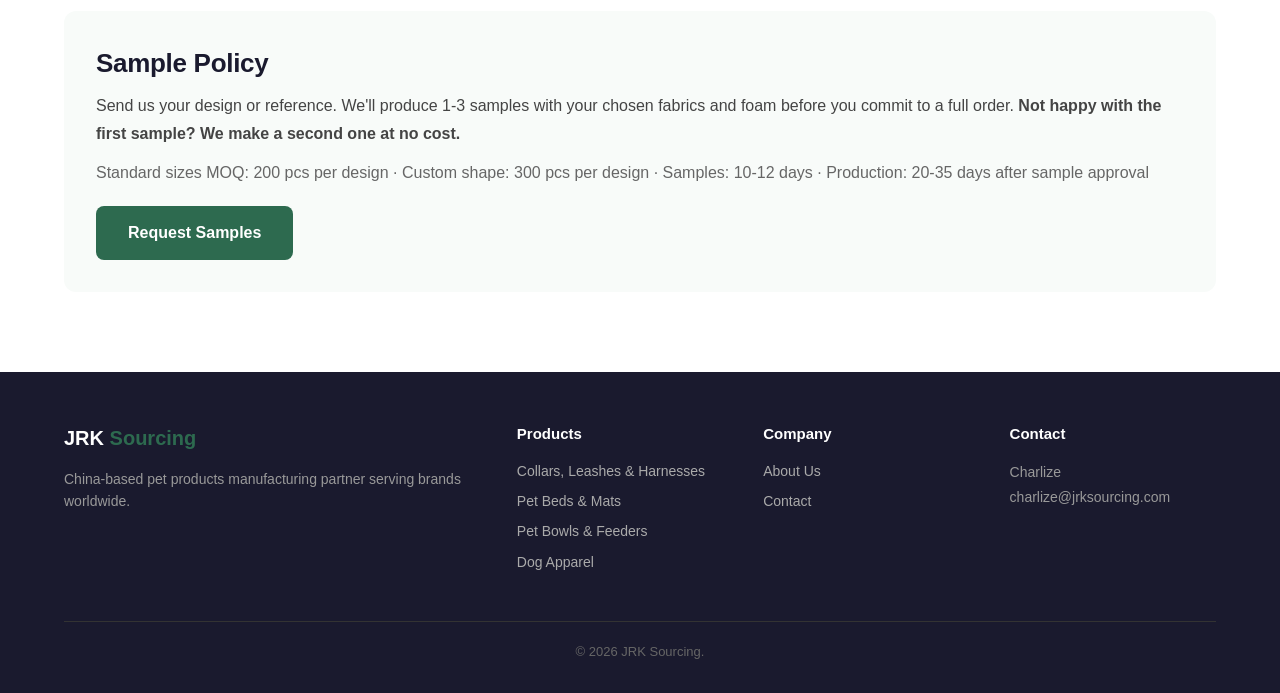
<file: products/pet-beds/index.html>
<!DOCTYPE html>
<html lang="en">
<head>
    <meta charset="UTF-8">
    <meta name="viewport" content="width=device-width, initial-scale=1.0">
    <title>Pet Beds & Mats — JRK Sourcing</title>
    <meta name="description" content="Custom pet beds manufactured in China. Orthopedic memory foam, donut beds, cooling beds, cave beds. OEM/ODM. MOQ from 200 pcs.">
    <link rel="stylesheet" href="/style.css">
</head>
<body>
<nav><div class="container">
    <a href="/" class="logo">JRK <span>Sourcing</span></a>
    <div class="nav-links">
        <a href="/">Home</a>
        <a href="/products/harnesses-leashes-collars">Collars &amp; Leashes</a>
        <a href="/products/pet-beds">Pet Beds</a>
        <a href="/products/pet-bowls-feeders">Bowls</a>
        <a href="/products/dog-apparel">Apparel</a>
        <a href="/about">About</a>
                    <a href="/blog/">Blog</a>
                    <a href="/contact" class="nav-cta">Get a Quote</a>
    </div>
</div></nav>

<section class="page-hero" style="background:linear-gradient(135deg, #1a3c27 0%, #2d6a4f 50%, #40916c 100%);">
    <div class="container">
        <p class="breadcrumb"><a href="/">Home</a> / Products</p>
        <h1>Custom Pet Beds &amp; Mats</h1>
        <p class="page-hero-sub">Any shape, any size, any fabric. Orthopedic, donut, cooling, cave, and travel beds. Fully customizable with your branding.</p>
    </div>
</section>

<div class="container" style="padding:0 0 80px;">
    <!-- Product Showcase -->
    <section style="padding:60px 24px 20px;">
        <h2 style="text-align:center;margin-bottom:40px;">Our Product Range</h2>
        <div class="product-grid">
            <div class="product-card">
                <div class="product-card-img" style="background:linear-gradient(135deg, #d4edda, #a8d5ba);">
                    <svg viewBox="0 0 200 150" style="width:100%;height:100%;"><rect x="25" y="50" width="150" height="70" rx="12" fill="none" stroke="#2d6a4f" stroke-width="5"/><rect x="35" y="60" width="130" height="50" rx="8" fill="none" stroke="#40916c" stroke-width="3"/><ellipse cx="100" cy="85" rx="35" ry="18" fill="none" stroke="#2d6a4f" stroke-width="3"/><text x="100" y="140" text-anchor="middle" font-size="10" fill="#1a3c27" font-weight="600">ORTHOPEDIC BED</text></svg>
                    <span class="product-card-badge">Bestseller</span>
                </div>
                <div class="product-card-body">
                    <h3>Orthopedic Memory Foam Beds</h3>
                    <p>CertiPUR memory foam base with egg-crate or solid foam options. Waterproof inner liner with anti-slip TPR bottom. Ideal for senior dogs, large breeds, and post-surgery recovery.</p>
                </div>
            </div>
            <div class="product-card">
                <div class="product-card-img" style="background:linear-gradient(135deg, #cfe2ff, #9ec5fe);">
                    <svg viewBox="0 0 200 150" style="width:100%;height:100%;"><ellipse cx="100" cy="70" rx="70" ry="40" fill="none" stroke="#2d6a4f" stroke-width="5"/><ellipse cx="100" cy="60" rx="50" ry="28" fill="none" stroke="#40916c" stroke-width="3"/><ellipse cx="100" cy="65" rx="25" ry="15" fill="none" stroke="#2d6a4f" stroke-width="2"/><text x="100" y="140" text-anchor="middle" font-size="10" fill="#1a3c27" font-weight="600">DONUT BED</text></svg>
                    <span class="product-card-badge">Popular</span>
                </div>
                <div class="product-card-body">
                    <h3>Donut / Cave Beds</h3>
                    <p>Round beds with raised bolsters — pets feel secure and snug. Faux fur, sherpa, microfiber, or cotton covers. Removable/washable covers with zipper closure. Self-warming reflective lining for cave styles.</p>
                </div>
            </div>
            <div class="product-card">
                <div class="product-card-img" style="background:linear-gradient(135deg, #fff3cd, #ffe69c);">
                    <svg viewBox="0 0 200 150" style="width:100%;height:100%;"><rect x="30" y="50" width="140" height="60" rx="6" fill="none" stroke="#2d6a4f" stroke-width="5"/><line x1="40" y1="70" x2="160" y2="70" stroke="#40916c" stroke-width="2"/><line x1="40" y1="85" x2="160" y2="85" stroke="#40916c" stroke-width="2"/><line x1="60" y1="50" x2="60" y2="110" stroke="#40916c" stroke-width="2"/><line x1="140" y1="50" x2="140" y2="110" stroke="#40916c" stroke-width="2"/><text x="100" y="140" text-anchor="middle" font-size="10" fill="#1a3c27" font-weight="600">TRAVEL BED</text></svg>
                    <span class="product-card-badge">New</span>
                </div>
                <div class="product-card-body">
                    <h3>Cooling &amp; Travel Beds</h3>
                    <p>Elevated or gel-based cooling for hot climates. Breathable mesh fabric (PVC mesh or 3D spacer mesh). Steel or aluminum raised frames. Collapsible for travel. Indoor and outdoor use.</p>
                </div>
            </div>
        </div>
    </section>

    <section style="padding:0 24px;">
        <h2>Materials &amp; Specifications</h2>
        <div class="spec-table">
            <div class="spec-row"><div class="spec-label">Foam Types</div><div>CertiPUR memory foam, shredded memory foam, polyurethane foam, cooling gel foam, inflatable</div></div>
            <div class="spec-row"><div class="spec-label">Cover Fabrics</div><div>Faux fur, sherpa, fleece, microfiber, cotton, linen, corduroy, plush minky, outdoor fabric, waterproof Oxford</div></div>
            <div class="spec-row"><div class="spec-label">Colors</div><div>Custom: 30+ standard colors or Pantone match</div></div>
            <div class="spec-row"><div class="spec-label">Sizes</div><div>15" to 50" — full custom, S (20") to XXL (44") standard</div></div>
            <div class="spec-row"><div class="spec-label">Labels</div><div>Woven labels, printed labels, embossed leather patches</div></div>
            <div class="spec-row"><div class="spec-label">Packaging</div><div>Vacuum packed, poly bag, fabric bag, box with window</div></div>
        </div>
    </section>

    <section style="padding:0 24px;margin-top:60px;">
        <h2>Packaging &amp; Branding</h2>
        <ul>
            <li>Custom hang tags (your logo, your design)</li>
            <li>Poly bag with custom print</li>
            <li>Vacuum-packed compression for reduced shipping volume</li>
            <li>Reusable drawstring fabric bag</li>
            <li>Display boxes — counter-ready</li>
            <li>Woven labels, printed labels, embossed leather patches</li>
        </ul>
    </section>

    <section style="margin:60px 24px 0;background:#f8fbf9;border-radius:12px;padding:32px;">
        <h2 style="margin-bottom:8px;">Sample Policy</h2>
        <p>Send us your design or reference. We'll produce 1-3 samples with your chosen fabrics and foam before you commit to a full order. <strong>Not happy with the first sample? We make a second one at no cost.</strong></p>
        <p style="margin-top:12px;color:#666;">Standard sizes MOQ: 200 pcs per design · Custom shape: 300 pcs per design · Samples: 10-12 days · Production: 20-35 days after sample approval</p>
        <a href="/contact" class="btn-primary" style="margin-top:20px;display:inline-block;">Request Samples</a>
    </section>
</div>

<footer style="margin-top:0;"><div class="container">
    <div class="footer-grid">
        <div class="footer-brand">
            <h4 style="font-size:20px;font-weight:700;color:#fff;">JRK <span style="color:#2d6a4f;">Sourcing</span></h4>
            <p>China-based pet products manufacturing partner serving brands worldwide.</p>
        </div>
        <div><h4>Products</h4><a href="/products/harnesses-leashes-collars">Collars, Leashes &amp; Harnesses</a><a href="/products/pet-beds">Pet Beds &amp; Mats</a><a href="/products/pet-bowls-feeders">Pet Bowls &amp; Feeders</a><a href="/products/dog-apparel">Dog Apparel</a></div>
        <div><h4>Company</h4><a href="/about">About Us</a><a href="/contact">Contact</a></div>
        <div><h4>Contact</h4><p style="color:#999;line-height:1.8;">Charlize<br>charlize@jrksourcing.com</p></div>
    </div>
    <div class="footer-bottom">© 2026 JRK Sourcing.</div>
</div></footer>
</body>
</html>
</file>
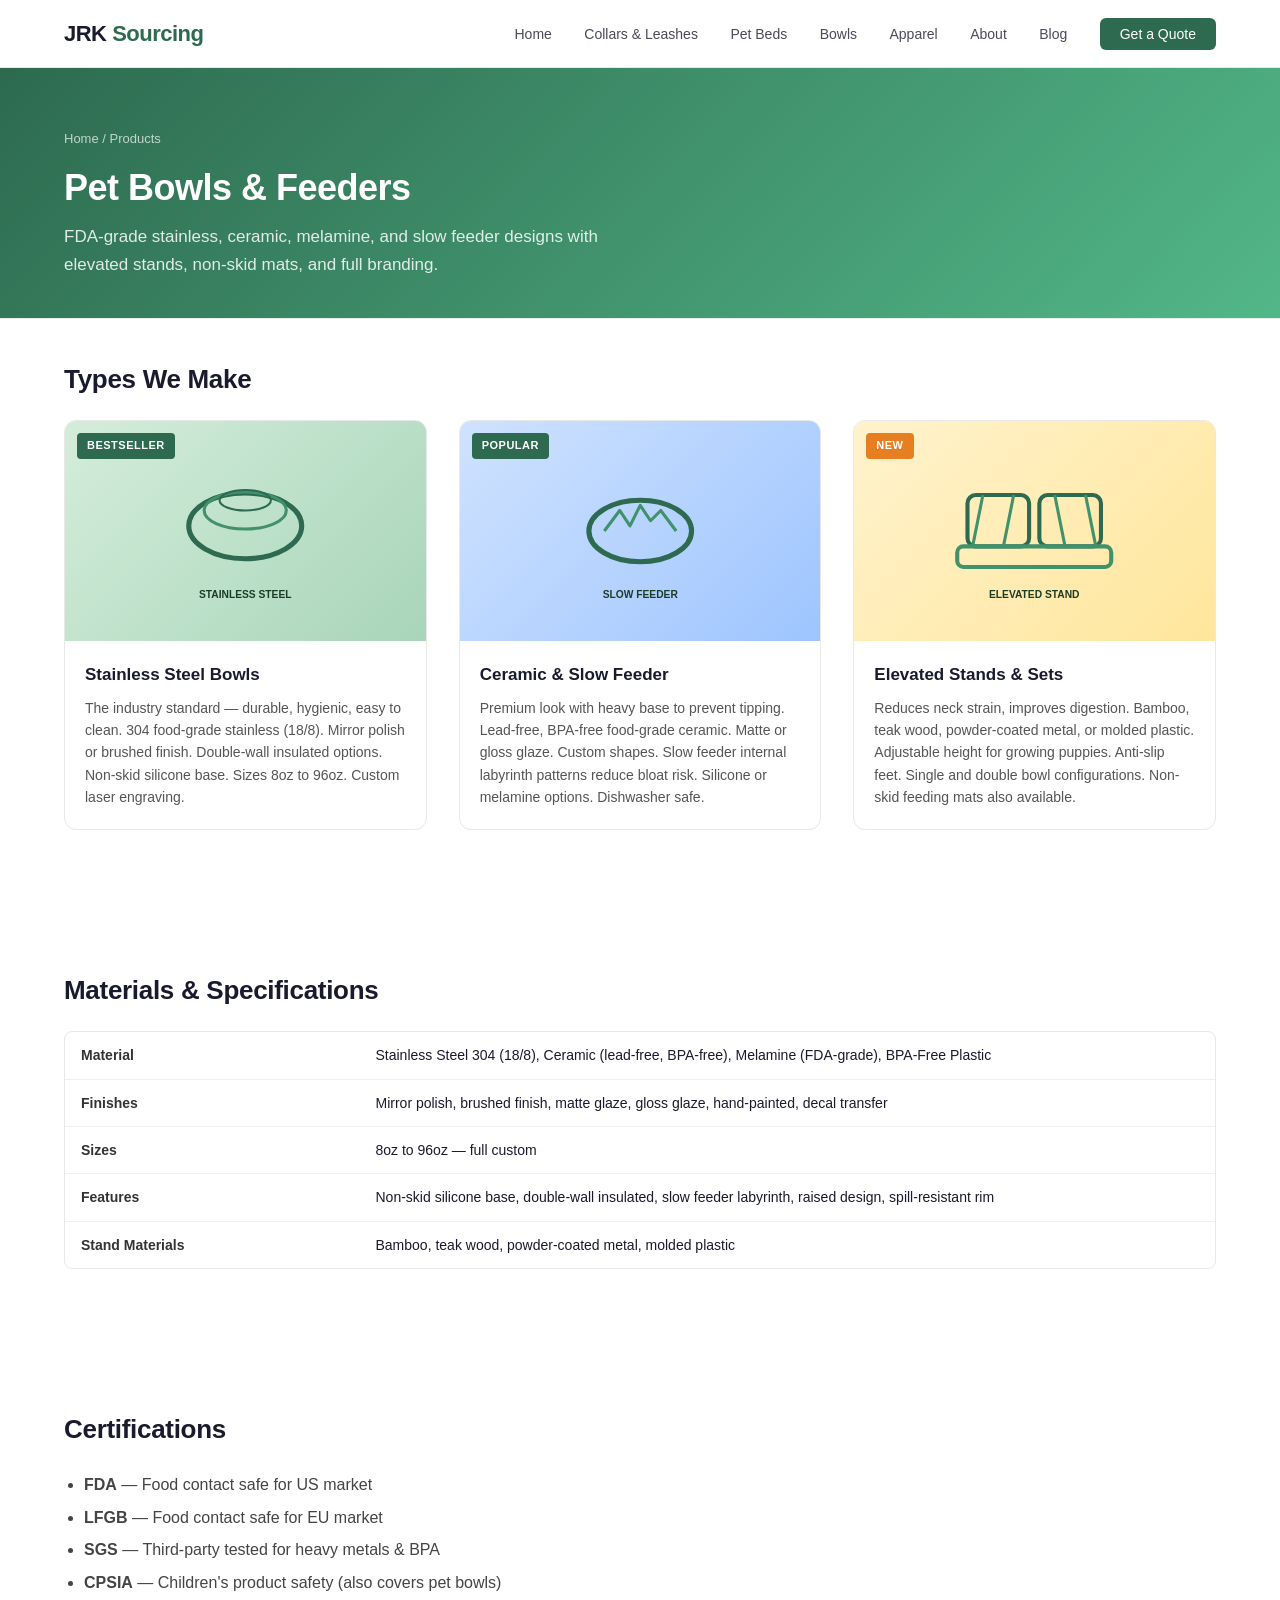
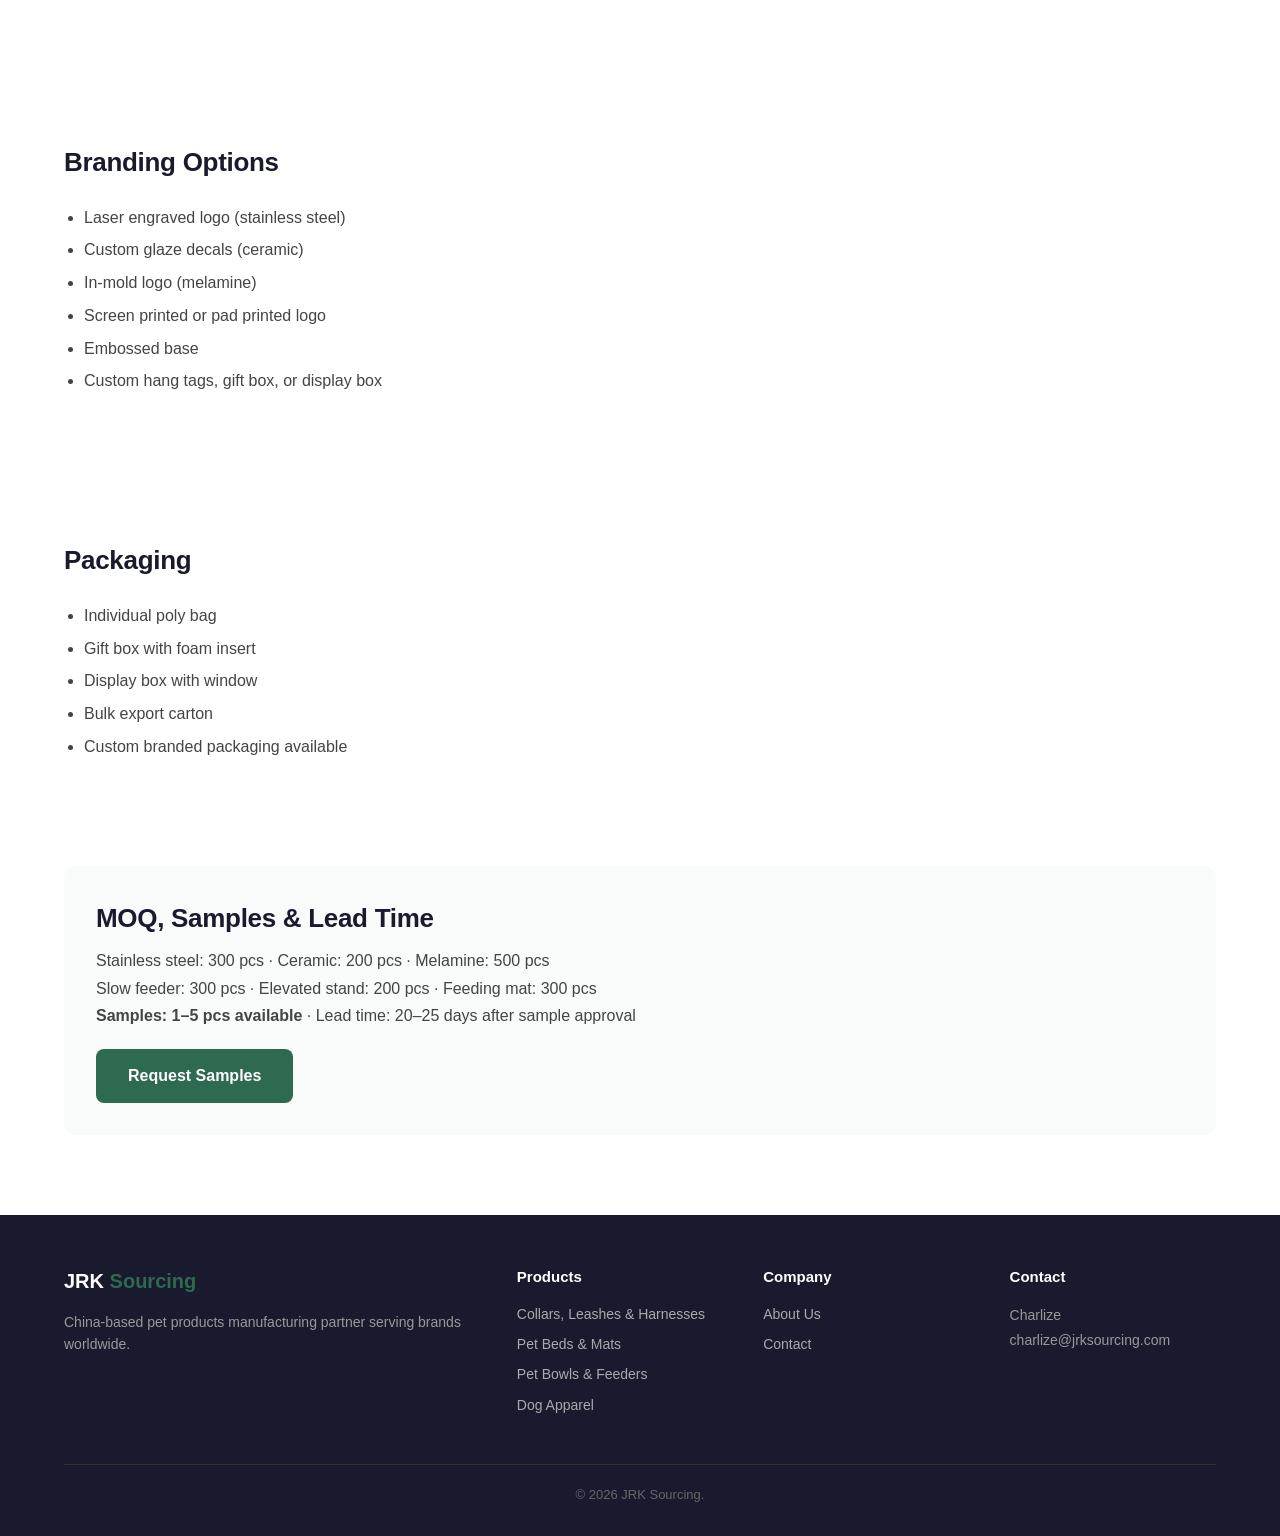
<file: products/pet-bowls-feeders/index.html>
<!DOCTYPE html>
<html lang="en">
<head>
    <meta charset="UTF-8">
    <meta name="viewport" content="width=device-width, initial-scale=1.0">
    <title>Pet Bowls & Feeders — JRK Sourcing</title>
    <meta name="description" content="Custom pet bowls and feeders manufactured in China. Stainless steel, ceramic, melamine, slow feeder, elevated stands. FDA-grade. MOQ 200 pcs.">
    <link rel="stylesheet" href="/style.css">
    <style>
        .page-hero {
            background: linear-gradient(135deg, #2d6a4f 0%, #40916c 50%, #52b788 100%);
            color: #fff;
        }
        .page-hero h1 { color: #fff; }
        .page-hero-sub { color: rgba(255,255,255,0.85); }
        .breadcrumb, .breadcrumb a { color: rgba(255,255,255,0.7); }
        .breadcrumb a:hover { color: #fff; }
    </style>
</head>
<body>
<nav><div class="container">
    <a href="/" class="logo">JRK <span>Sourcing</span></a>
    <div class="nav-links">
        <a href="/">Home</a>
        <a href="/products/harnesses-leashes-collars">Collars &amp; Leashes</a>
        <a href="/products/pet-beds">Pet Beds</a>
        <a href="/products/pet-bowls-feeders">Bowls</a>
        <a href="/products/dog-apparel">Apparel</a>
        <a href="/about">About</a>
                    <a href="/blog/">Blog</a>
                    <a href="/contact" class="nav-cta">Get a Quote</a>
    </div>
</div></nav>

<section class="page-hero">
    <div class="container">
        <p class="breadcrumb"><a href="/">Home</a> / Products</p>
        <h1>Pet Bowls &amp; Feeders</h1>
        <p class="page-hero-sub">FDA-grade stainless, ceramic, melamine, and slow feeder designs with elevated stands, non-skid mats, and full branding.</p>
    </div>
</section>

<div class="container" style="padding:0 24px 80px;">
    <section>
        <h2>Types We Make</h2>

        <div class="product-grid">
            <!-- Card 1: Stainless Steel Bowls -->
            <div class="product-card">
                <div class="product-card-img" style="background:linear-gradient(135deg,#d4edda,#a8d5ba);">
                    <svg viewBox="0 0 200 150">
                        <ellipse cx="100" cy="70" rx="55" ry="32" fill="none" stroke="#2d6a4f" stroke-width="5"/>
                        <ellipse cx="100" cy="55" rx="40" ry="18" fill="none" stroke="#40916c" stroke-width="3"/>
                        <ellipse cx="100" cy="45" rx="25" ry="10" fill="none" stroke="#2d6a4f" stroke-width="2"/>
                        <text x="100" y="140" text-anchor="middle" font-size="10" fill="#1a3c27" font-weight="600">STAINLESS STEEL</text>
                    </svg>
                    <span class="product-card-badge">Bestseller</span>
                </div>
                <div class="product-card-body">
                    <h3>Stainless Steel Bowls</h3>
                    <p>The industry standard — durable, hygienic, easy to clean. 304 food-grade stainless (18/8). Mirror polish or brushed finish. Double-wall insulated options. Non-skid silicone base. Sizes 8oz to 96oz. Custom laser engraving.</p>
                </div>
            </div>

            <!-- Card 2: Ceramic & Slow Feeder -->
            <div class="product-card">
                <div class="product-card-img" style="background:linear-gradient(135deg,#cfe2ff,#9ec5fe);">
                    <svg viewBox="0 0 200 150">
                        <ellipse cx="100" cy="75" rx="50" ry="30" fill="none" stroke="#2d6a4f" stroke-width="5"/>
                        <path d="M65 75 L 80 55 L 90 70 L 100 50 L 110 65 L 120 55 L 135 75" fill="none" stroke="#40916c" stroke-width="3" stroke-linejoin="round"/>
                        <text x="100" y="140" text-anchor="middle" font-size="10" fill="#1a3c27" font-weight="600">SLOW FEEDER</text>
                    </svg>
                    <span class="product-card-badge">Popular</span>
                </div>
                <div class="product-card-body">
                    <h3>Ceramic &amp; Slow Feeder</h3>
                    <p>Premium look with heavy base to prevent tipping. Lead-free, BPA-free food-grade ceramic. Matte or gloss glaze. Custom shapes. Slow feeder internal labyrinth patterns reduce bloat risk. Silicone or melamine options. Dishwasher safe.</p>
                </div>
            </div>

            <!-- Card 3: Elevated Stands & Sets -->
            <div class="product-card">
                <div class="product-card-img" style="background:linear-gradient(135deg,#fff3cd,#ffe69c);">
                    <svg viewBox="0 0 200 150">
                        <rect x="35" y="40" width="60" height="50" rx="8" fill="none" stroke="#2d6a4f" stroke-width="4"/>
                        <rect x="105" y="40" width="60" height="50" rx="8" fill="none" stroke="#2d6a4f" stroke-width="4"/>
                        <rect x="25" y="90" width="150" height="20" rx="6" fill="none" stroke="#40916c" stroke-width="4"/>
                        <line x1="50" y1="40" x2="40" y2="90" stroke="#40916c" stroke-width="3"/>
                        <line x1="80" y1="40" x2="70" y2="90" stroke="#40916c" stroke-width="3"/>
                        <line x1="120" y1="40" x2="130" y2="90" stroke="#40916c" stroke-width="3"/>
                        <line x1="150" y1="40" x2="160" y2="90" stroke="#40916c" stroke-width="3"/>
                        <text x="100" y="140" text-anchor="middle" font-size="10" fill="#1a3c27" font-weight="600">ELEVATED STAND</text>
                    </svg>
                    <span class="product-card-badge" style="background:#e67e22;">New</span>
                </div>
                <div class="product-card-body">
                    <h3>Elevated Stands &amp; Sets</h3>
                    <p>Reduces neck strain, improves digestion. Bamboo, teak wood, powder-coated metal, or molded plastic. Adjustable height for growing puppies. Anti-slip feet. Single and double bowl configurations. Non-skid feeding mats also available.</p>
                </div>
            </div>
        </div>
    </section>

    <section style="margin-top:60px;">
        <h2>Materials &amp; Specifications</h2>
        <div class="spec-table">
            <div class="spec-row"><div class="spec-label">Material</div><div>Stainless Steel 304 (18/8), Ceramic (lead-free, BPA-free), Melamine (FDA-grade), BPA-Free Plastic</div></div>
            <div class="spec-row"><div class="spec-label">Finishes</div><div>Mirror polish, brushed finish, matte glaze, gloss glaze, hand-painted, decal transfer</div></div>
            <div class="spec-row"><div class="spec-label">Sizes</div><div>8oz to 96oz — full custom</div></div>
            <div class="spec-row"><div class="spec-label">Features</div><div>Non-skid silicone base, double-wall insulated, slow feeder labyrinth, raised design, spill-resistant rim</div></div>
            <div class="spec-row"><div class="spec-label">Stand Materials</div><div>Bamboo, teak wood, powder-coated metal, molded plastic</div></div>
        </div>
    </section>

    <section style="margin-top:60px;">
        <h2>Certifications</h2>
        <ul>
            <li><strong>FDA</strong> — Food contact safe for US market</li>
            <li><strong>LFGB</strong> — Food contact safe for EU market</li>
            <li><strong>SGS</strong> — Third-party tested for heavy metals &amp; BPA</li>
            <li><strong>CPSIA</strong> — Children's product safety (also covers pet bowls)</li>
        </ul>
    </section>

    <section style="margin-top:60px;">
        <h2>Branding Options</h2>
        <ul>
            <li>Laser engraved logo (stainless steel)</li>
            <li>Custom glaze decals (ceramic)</li>
            <li>In-mold logo (melamine)</li>
            <li>Screen printed or pad printed logo</li>
            <li>Embossed base</li>
            <li>Custom hang tags, gift box, or display box</li>
        </ul>
    </section>

    <section style="margin-top:60px;">
        <h2>Packaging</h2>
        <ul>
            <li>Individual poly bag</li>
            <li>Gift box with foam insert</li>
            <li>Display box with window</li>
            <li>Bulk export carton</li>
            <li>Custom branded packaging available</li>
        </ul>
    </section>

    <section style="margin-top:60px;background:#f8fbf9;border-radius:12px;padding:32px;">
        <h2 style="margin-bottom:8px;">MOQ, Samples &amp; Lead Time</h2>
        <p>Stainless steel: 300 pcs · Ceramic: 200 pcs · Melamine: 500 pcs<br>Slow feeder: 300 pcs · Elevated stand: 200 pcs · Feeding mat: 300 pcs<br><strong>Samples: 1–5 pcs available</strong> · Lead time: 20–25 days after sample approval</p>
        <a href="/contact" class="btn-primary" style="margin-top:20px;display:inline-block;">Request Samples</a>
    </section>
</div>

<footer style="margin-top:0;"><div class="container">
    <div class="footer-grid">
        <div class="footer-brand"><h4 style="font-size:20px;font-weight:700;color:#fff;">JRK <span style="color:#2d6a4f;">Sourcing</span></h4><p>China-based pet products manufacturing partner serving brands worldwide.</p></div>
        <div><h4>Products</h4><a href="/products/harnesses-leashes-collars">Collars, Leashes &amp; Harnesses</a><a href="/products/pet-beds">Pet Beds &amp; Mats</a><a href="/products/pet-bowls-feeders">Pet Bowls &amp; Feeders</a><a href="/products/dog-apparel">Dog Apparel</a></div>
        <div><h4>Company</h4><a href="/about">About Us</a><a href="/contact">Contact</a></div>
        <div><h4>Contact</h4><p style="color:#999;line-height:1.8;">Charlize<br>charlize@jrksourcing.com</p></div>
    </div>
    <div class="footer-bottom">© 2026 JRK Sourcing.</div>
</div></footer>
</body>
</html>
</file>
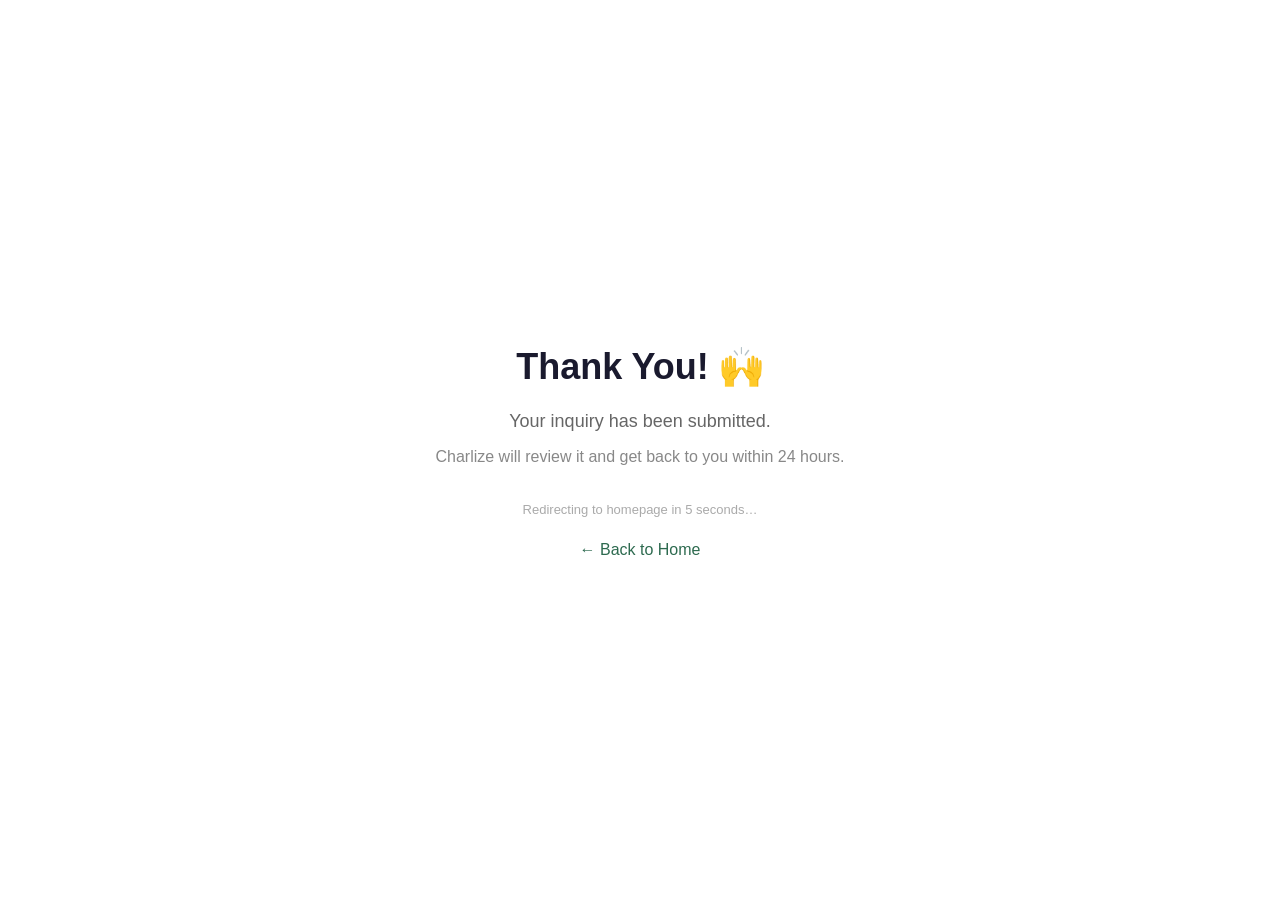
<file: thank-you.html>
<!DOCTYPE html>
<html lang="en">
<head>
    <meta charset="UTF-8">
    <meta name="viewport" content="width=device-width, initial-scale=1.0">
    <title>Thank You — JRK Sourcing</title>
    <link rel="stylesheet" href="/style.css">
    <meta http-equiv="refresh" content="5;url=/">
</head>
<body style="display:flex;align-items:center;justify-content:center;min-height:100vh;text-align:center;">
    <div>
        <h1 style="font-size:36px;margin-bottom:12px;">Thank You! 🙌</h1>
        <p style="color:#666;font-size:18px;margin-bottom:8px;">Your inquiry has been submitted.</p>
        <p style="color:#888;">Charlize will review it and get back to you within 24 hours.</p>
        <p style="color:#aaa;font-size:13px;margin-top:30px;">Redirecting to homepage in 5 seconds…</p>
        <a href="/" style="display:inline-block;margin-top:16px;color:#2d6a4f;">← Back to Home</a>
    </div>
</body>
</html>
</file>
<file: style.css>
/* ===== RESET & BASE ===== */
*, *::before, *::after { box-sizing: border-box; margin: 0; padding: 0; }
html { scroll-behavior: smooth; }
body {
    font-family: -apple-system, BlinkMacSystemFont, 'Segoe UI', Roboto, Oxygen, Ubuntu, sans-serif;
    color: #1a1a2e; background: #fff; line-height: 1.6;
}
a { color: #2d6a4f; text-decoration: none; }
a:hover { color: #1b4332; }
img { max-width: 100%; height: auto; }
.container { max-width: 1200px; margin: 0 auto; padding: 0 24px; }

/* ===== NAV ===== */
nav {
    position: sticky; top: 0; z-index: 100;
    background: #fff; border-bottom: 1px solid #e8e8e8;
    padding: 16px 0;
}
nav .container { display: flex; justify-content: space-between; align-items: center; }
.logo { font-size: 22px; font-weight: 700; color: #1a1a2e; letter-spacing: -0.5px; }
.logo span { color: #2d6a4f; }
.nav-links a {
    margin-left: 28px; font-size: 14px; font-weight: 500;
    color: #4a4a5a; transition: color 0.2s;
}
.nav-links a:hover { color: #2d6a4f; }
.nav-cta {
    background: #2d6a4f; color: #fff !important;
    padding: 8px 20px; border-radius: 6px; font-weight: 600;
}
.nav-cta:hover { background: #1b4332; }

/* ===== PAGE HERO (inner pages) ===== */
.page-hero {
    padding: 60px 0 40px;
    background: #f8fbf9;
    border-bottom: 1px solid #e8f0ec;
}
.page-hero h1 {
    font-size: 36px; font-weight: 800; letter-spacing: -0.5px;
    margin-bottom: 14px; line-height: 1.2;
}
.page-hero-sub {
    font-size: 17px; color: #666; max-width: 600px; line-height: 1.6;
}
.breadcrumb { font-size: 13px; color: #999; margin-bottom: 16px; }
.breadcrumb a { color: #2d6a4f; }

/* ===== SECTION ===== */
section { padding: 40px 0; }
section h2 {
    font-size: 26px; font-weight: 700; margin-bottom: 20px; letter-spacing: -0.3px;
}
section h3 {
    font-size: 18px; font-weight: 600; margin-bottom: 8px; color: #1a1a2e;
}
section ul { list-style: disc; margin-left: 20px; color: #444; line-height: 1.8; }
section li { margin-bottom: 4px; }
section p { color: #444; line-height: 1.7; }

/* ===== PRODUCT SECTIONS ===== */
.product-section {
    margin-top: 28px; padding-bottom: 16px;
    border-bottom: 1px solid #eee;
}

/* ===== SPEC TABLE ===== */
.spec-table {
    border: 1px solid #e8e8e8; border-radius: 8px; overflow: hidden;
    font-size: 14px;
}
.spec-row {
    display: grid; grid-template-columns: 1fr 3fr; gap: 20px;
    padding: 12px 16px; border-bottom: 1px solid #f0f0f0;
    align-items: start;
}
.spec-row:last-child { border-bottom: none; }
.spec-label { font-weight: 600; color: #333; }

/* ===== BTNS ===== */
.btn-primary {
    display: inline-block; background: #2d6a4f; color: #fff;
    padding: 14px 32px; border-radius: 8px; font-weight: 600; font-size: 16px;
    transition: all 0.2s;
}
.btn-primary:hover { background: #1b4332; color: #fff; transform: translateY(-1px); }

/* ===== FOOTER ===== */
footer {
    background: #1a1a2e; color: #ccc; padding: 50px 0 30px;
    font-size: 14px;
}
.footer-grid { display: grid; grid-template-columns: 2fr 1fr 1fr 1fr; gap: 40px; }
footer h4 { color: #fff; font-size: 15px; margin-bottom: 14px; }
footer a { color: #aaa; display: block; margin-bottom: 8px; }
footer a:hover { color: #fff; }
.footer-brand p { margin-bottom: 14px; line-height: 1.6; color: #999; }
.footer-bottom { border-top: 1px solid #333; margin-top: 40px; padding-top: 20px; text-align: center; font-size: 13px; color: #666; }

/* ===== PRODUCT CARDS ===== */
.product-grid {
    display: grid; grid-template-columns: repeat(auto-fit, minmax(280px, 1fr)); gap: 32px;
    margin: 0 auto;
}
.product-card {
    border: 1px solid #e8e8e8; border-radius: 12px; overflow: hidden;
    transition: all 0.3s; background: #fff;
}
.product-card:hover { box-shadow: 0 8px 30px rgba(0,0,0,0.1); transform: translateY(-4px); }
.product-card-img {
    position: relative; height: 220px; display: flex; align-items: center; justify-content: center;
    overflow: hidden;
}
.product-card-img svg { width: 70%; height: 70%; }
.product-card-badge {
    position: absolute; top: 12px; left: 12px;
    background: #2d6a4f; color: #fff; font-size: 11px; font-weight: 700;
    padding: 4px 10px; border-radius: 4px; text-transform: uppercase; letter-spacing: 0.5px;
}
.product-card-body { padding: 20px; }
.product-card-body h3 { font-size: 17px; font-weight: 700; margin-bottom: 8px; }
.product-card-body p { font-size: 14px; color: #555; line-height: 1.6; }

/* ===== HOME PRODUCT SHOWCASE ===== */
.home-products {
    padding: 80px 0; background: #f8fbf9;
}
.home-products h2 { text-align: center; font-size: 30px; margin-bottom: 12px; }
.home-products .subtitle { text-align: center; color: #666; font-size: 16px; margin-bottom: 48px; }
.home-product-grid {
    display: grid; grid-template-columns: repeat(auto-fit, minmax(250px, 1fr)); gap: 24px;
}
.home-product-card {
    background: #fff; border-radius: 12px; padding: 32px 24px; text-align: center;
    border: 1px solid #e8e8e8; transition: all 0.3s; cursor: pointer;
}
.home-product-card:hover { box-shadow: 0 6px 20px rgba(0,0,0,0.08); transform: translateY(-2px); }
.home-product-card .icon-wrap {
    width: 80px; height: 80px; margin: 0 auto 16px;
    border-radius: 50%; display: flex; align-items: center; justify-content: center;
}
.home-product-card h3 { font-size: 16px; font-weight: 700; margin-bottom: 4px; }
.home-product-card p { font-size: 13px; color: #666; margin-bottom: 12px; }
.home-product-card .tag {
    display: inline-block; font-size: 11px; font-weight: 600; padding: 3px 8px;
    border-radius: 4px; color: #fff;
}

/* ===== RESPONSIVE ===== */
@media (max-width: 900px) {
    .nav-links a:not(.nav-cta) { display: none; }
    .footer-grid { grid-template-columns: 1fr 1fr; }
    .page-hero h1 { font-size: 28px; }
}
@media (max-width: 600px) {
    .spec-row { grid-template-columns: 1fr; gap: 4px; }
    .footer-grid { grid-template-columns: 1fr; }
}
</file>
